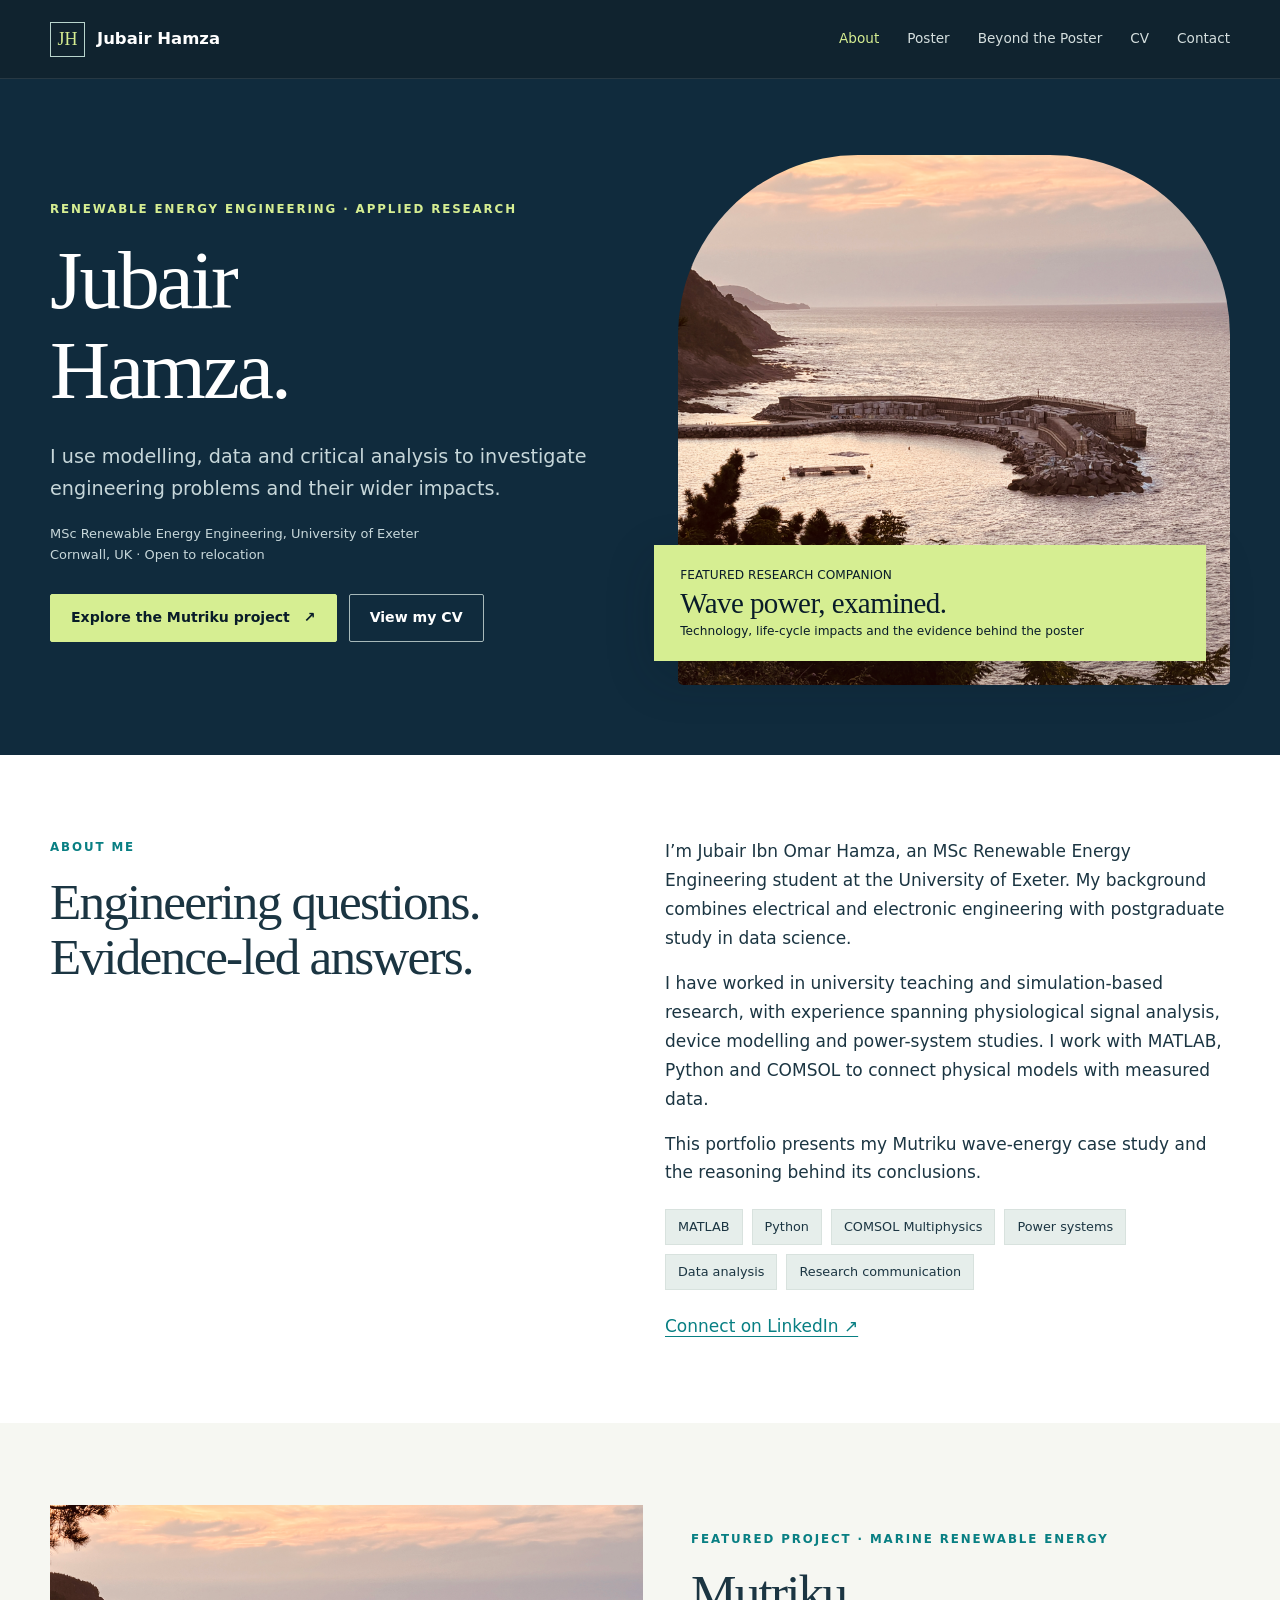
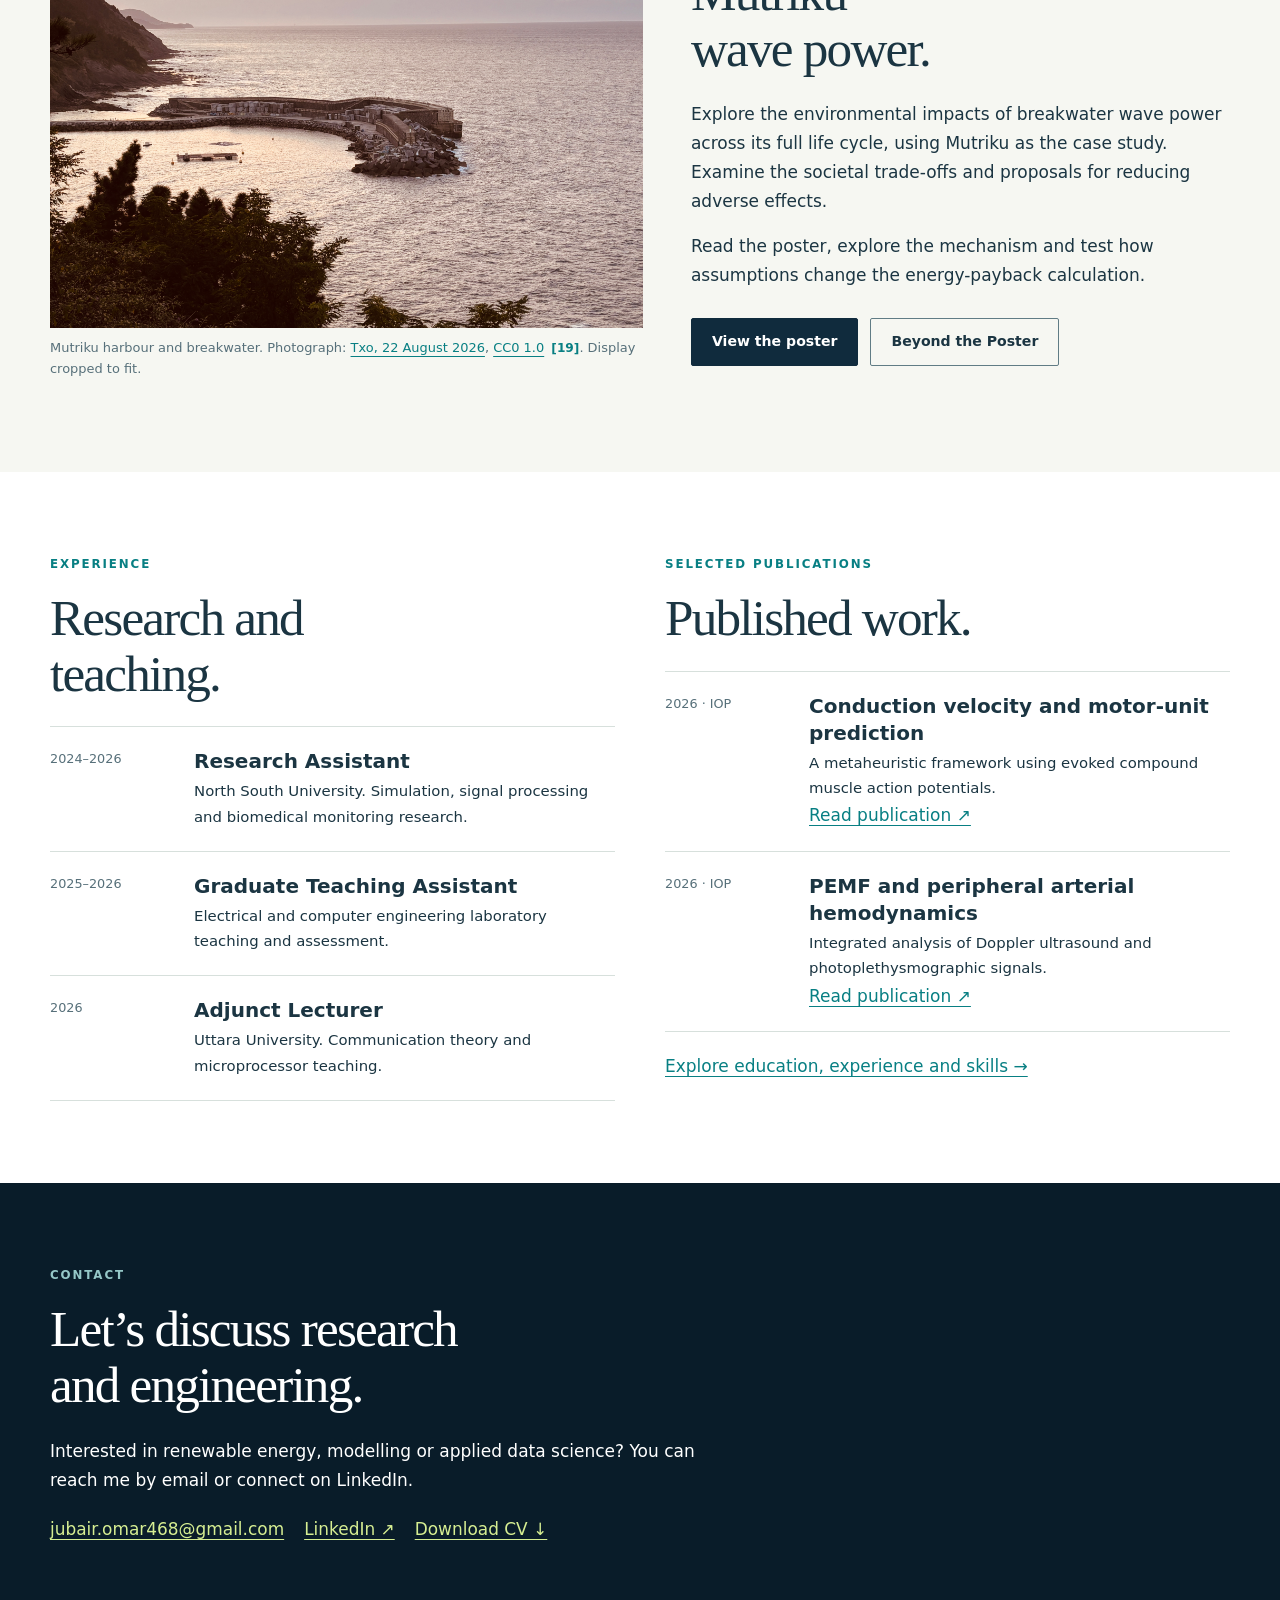
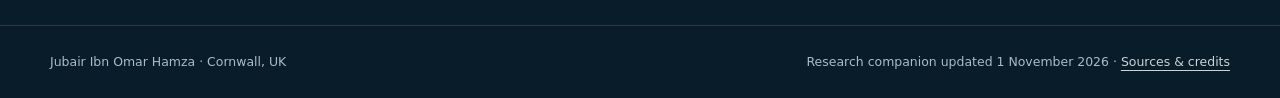
<file: index.html>
<!doctype html><html lang="en-GB"><head><meta charset="utf-8"><meta name="viewport" content="width=device-width,initial-scale=1"><meta name="description" content="Jubair Hamza’s renewable energy engineering portfolio, Mutriku wave power poster and research companion."><meta name="theme-color" content="#102b3d"><title>Renewable energy engineering & applied research | Jubair Hamza</title><link rel="icon" href="assets/favicon.svg" type="image/svg+xml"><link rel="stylesheet" href="assets/style.css"><script defer src="assets/config.js"></script><script defer src="assets/qrcodegen.js"></script><script defer src="assets/site.js"></script></head><body><a class="skip" href="#main">Skip to content</a><header class="nav"><div class="wrap"><a class="brand" href="index.html"><span class="brand-mark" aria-hidden="true">JH</span>Jubair Hamza</a><button class="menu-btn" aria-expanded="false" aria-controls="main-navigation">Menu</button><nav class="nav-links" id="main-navigation" aria-label="Main navigation"><a href="index.html" aria-current="page">About</a><a href="mutriku/index.html">Poster</a><a href="beyond/index.html">Beyond the Poster</a><a href="cv/index.html">CV</a><a href="index.html#contact">Contact</a></nav></div></header><main id="main"><section class="hero"><div class="wrap hero-grid"><div><span class="eyebrow">Renewable energy engineering · Applied research</span><h1>Jubair<br>Hamza.</h1><p class="lead">I use modelling, data and critical analysis to investigate engineering problems and their wider impacts.</p><p class="small" style="margin-top:20px">MSc Renewable Energy Engineering, University of Exeter<br>Cornwall, UK · Open to relocation</p><div class="buttons"><a class="btn light" href="mutriku/index.html">Explore the Mutriku project <span aria-hidden="true">↗</span></a><a class="btn outline" href="cv/index.html">View my CV</a></div></div><figure class="hero-art"><img class="hero-photo" src="assets/harbour.jpg" alt="Mutriku harbour with the curved breakwater and wave power installation" width="5712" height="3213"><figcaption class="image-label"><span>FEATURED RESEARCH COMPANION</span><strong>Wave power, examined.</strong><span>Technology, life-cycle impacts and the evidence behind the poster</span></figcaption></figure></div></section>
<section class="section white" id="about"><div class="wrap two-col"><div><span class="eyebrow">About me</span><h2>Engineering questions.<br>Evidence-led answers.</h2></div><div class="bio"><p>I’m Jubair Ibn Omar Hamza, an MSc Renewable Energy Engineering student at the University of Exeter. My background combines electrical and electronic engineering with postgraduate study in data science.</p><p>I have worked in university teaching and simulation-based research, with experience spanning physiological signal analysis, device modelling and power-system studies. I work with MATLAB, Python and COMSOL to connect physical models with measured data.</p><p>This portfolio presents my Mutriku wave-energy case study and the reasoning behind its conclusions.</p><ul class="skill-list"><li>MATLAB</li><li>Python</li><li>COMSOL Multiphysics</li><li>Power systems</li><li>Data analysis</li><li>Research communication</li></ul><a href="https://www.linkedin.com/in/jubair-hamza/" target="_blank" rel="noopener noreferrer">Connect on LinkedIn ↗</a></div></div></section>
<section class="section" id="project"><div class="wrap"><div class="project-feature"><figure><img src="assets/harbour.jpg" alt="The wave plant is integrated into Mutriku’s harbour breakwater" width="5712" height="3213" loading="lazy"><p class="small photo-credit">Mutriku harbour and breakwater. Photograph: <a href="https://commons.wikimedia.org/wiki/File:Motrico,_vista_del_nuevo_muelle_de_abrigo_del_puerto.jpg" target="_blank" rel="noopener noreferrer">Txo, 22 August 2026</a>, <a href="https://creativecommons.org/publicdomain/zero/1.0/" target="_blank" rel="noopener noreferrer">CC0 1.0</a> <a class="cite" href="beyond/index.html#s19" aria-label="Source 19">[19]</a>. Display cropped to fit.</p></figure><div><span class="eyebrow">Featured project · Marine renewable energy</span><h2>Mutriku<br>wave power.</h2><p style="margin-top:24px">Explore the environmental impacts of breakwater wave power across its full life cycle, using Mutriku as the case study. Examine the societal trade-offs and proposals for reducing adverse effects.</p><p>Read the poster, explore the mechanism and test how assumptions change the energy-payback calculation.</p><div class="buttons"><a class="btn" href="mutriku/index.html">View the poster</a><a class="btn outline" href="beyond/index.html">Beyond the Poster</a></div></div></div></div></section>
<section class="section white"><div class="wrap two-col"><div><span class="eyebrow">Experience</span><h2>Research and<br>teaching.</h2><div class="list-rows"><div class="list-row"><span class="date">2024–2026</span><div><h3>Research Assistant</h3><p>North South University. Simulation, signal processing and biomedical monitoring research.</p></div></div><div class="list-row"><span class="date">2025–2026</span><div><h3>Graduate Teaching Assistant</h3><p>Electrical and computer engineering laboratory teaching and assessment.</p></div></div><div class="list-row"><span class="date">2026</span><div><h3>Adjunct Lecturer</h3><p>Uttara University. Communication theory and microprocessor teaching.</p></div></div></div></div><div><span class="eyebrow">Selected publications</span><h2>Published work.</h2><div class="list-rows"><div class="list-row"><span class="date">2026 · IOP</span><div><h3>Conduction velocity and motor-unit prediction</h3><p>A metaheuristic framework using evoked compound muscle action potentials.</p><a href="https://doi.org/10.1088/2057-1976/ae8af8" target="_blank" rel="noopener noreferrer">Read publication ↗</a></div></div><div class="list-row"><span class="date">2026 · IOP</span><div><h3>PEMF and peripheral arterial hemodynamics</h3><p>Integrated analysis of Doppler ultrasound and photoplethysmographic signals.</p><a href="https://doi.org/10.1088/2057-1976/aeb382" target="_blank" rel="noopener noreferrer">Read publication ↗</a></div></div></div><a class="block-link" href="cv/index.html">Explore education, experience and skills →</a></div></div></section>
<section class="section contact-section" id="contact"><div class="wrap"><span class="eyebrow">Contact</span><h2>Let’s discuss research<br>and engineering.</h2><p style="margin-top:24px;max-width:650px">Interested in renewable energy, modelling or applied data science? You can reach me by email or connect on LinkedIn.</p><div class="contact-links"><a href="mailto:jubair.omar468@gmail.com">jubair.omar468@gmail.com</a><a href="https://www.linkedin.com/in/jubair-hamza/" target="_blank" rel="noopener noreferrer">LinkedIn ↗</a><a href="downloads/Jubair_Hamza_CV.pdf" download>Download CV ↓</a></div></div></section></main><footer class="footer"><div class="wrap"><span>Jubair Ibn Omar Hamza · Cornwall, UK</span><span>Research companion updated 1 November 2026 · <a href="beyond/index.html#sources">Sources &amp; credits</a></span></div></footer></body></html>
</file>
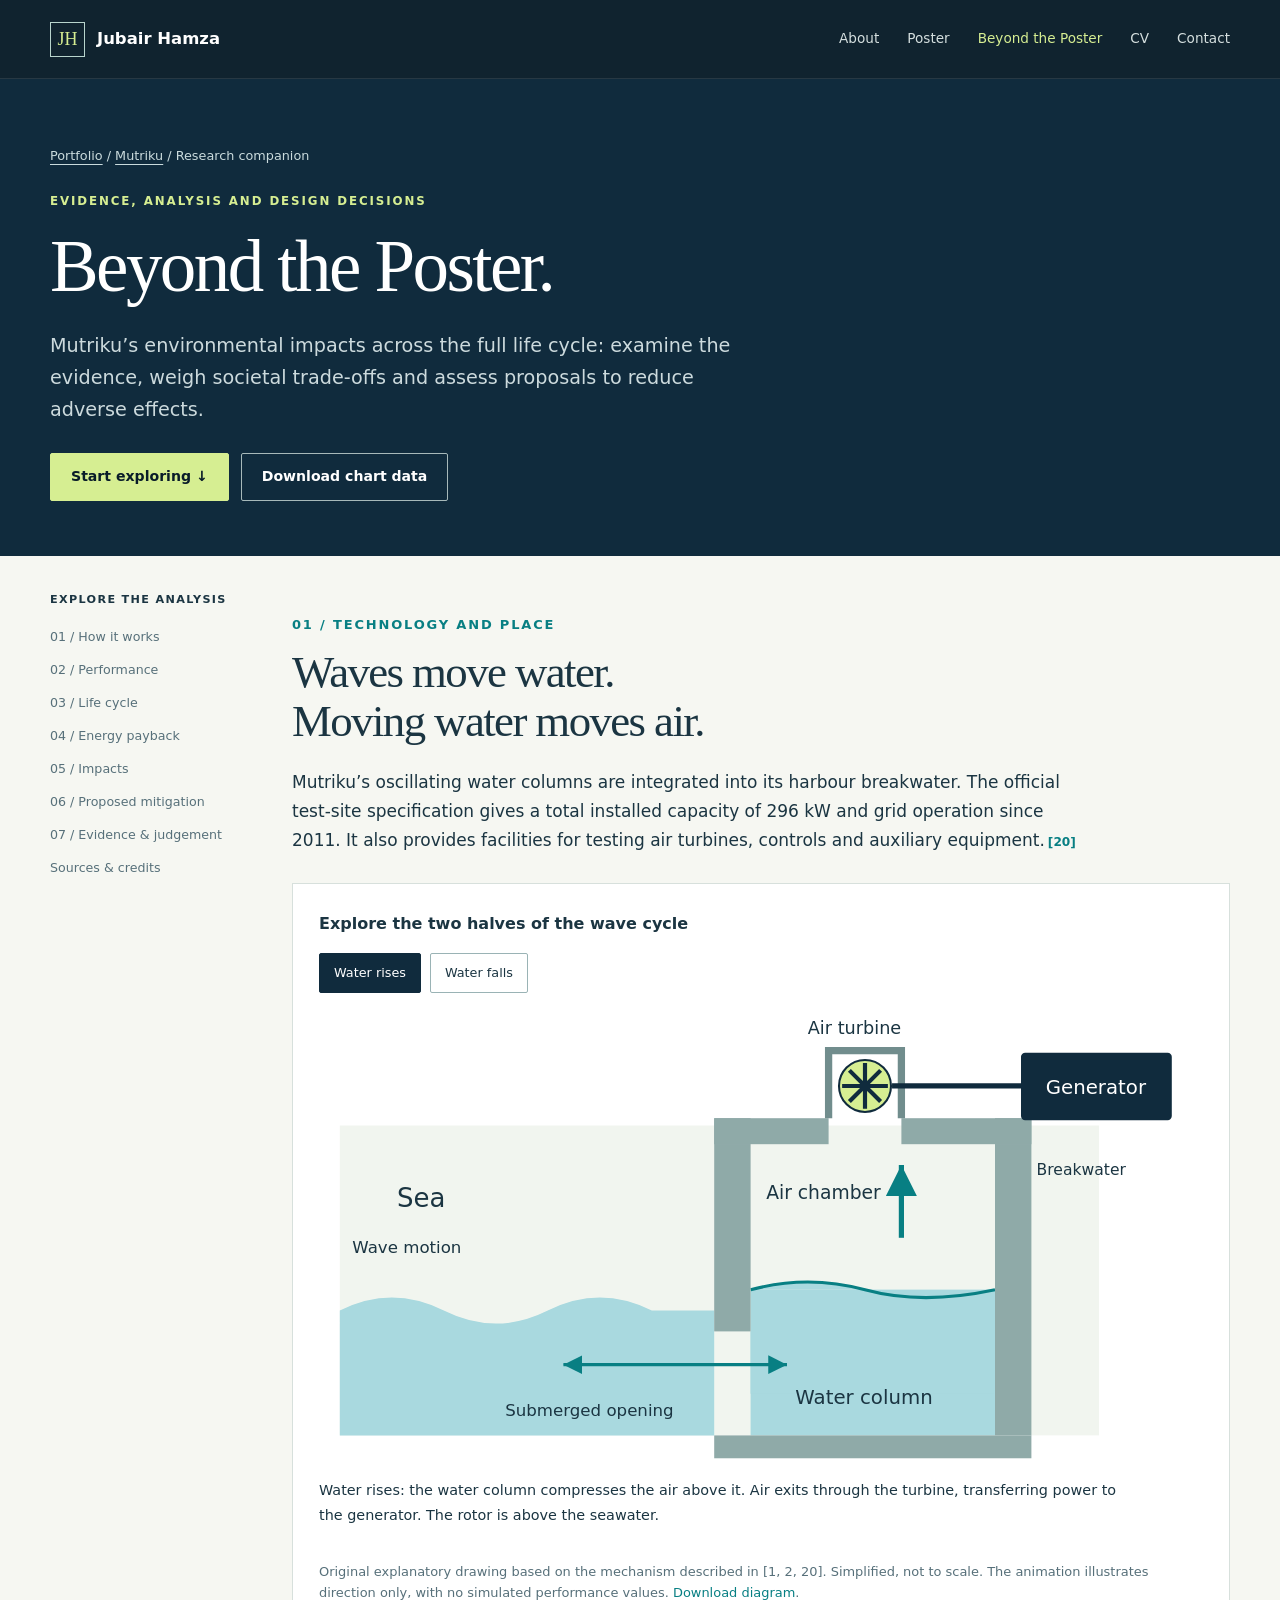
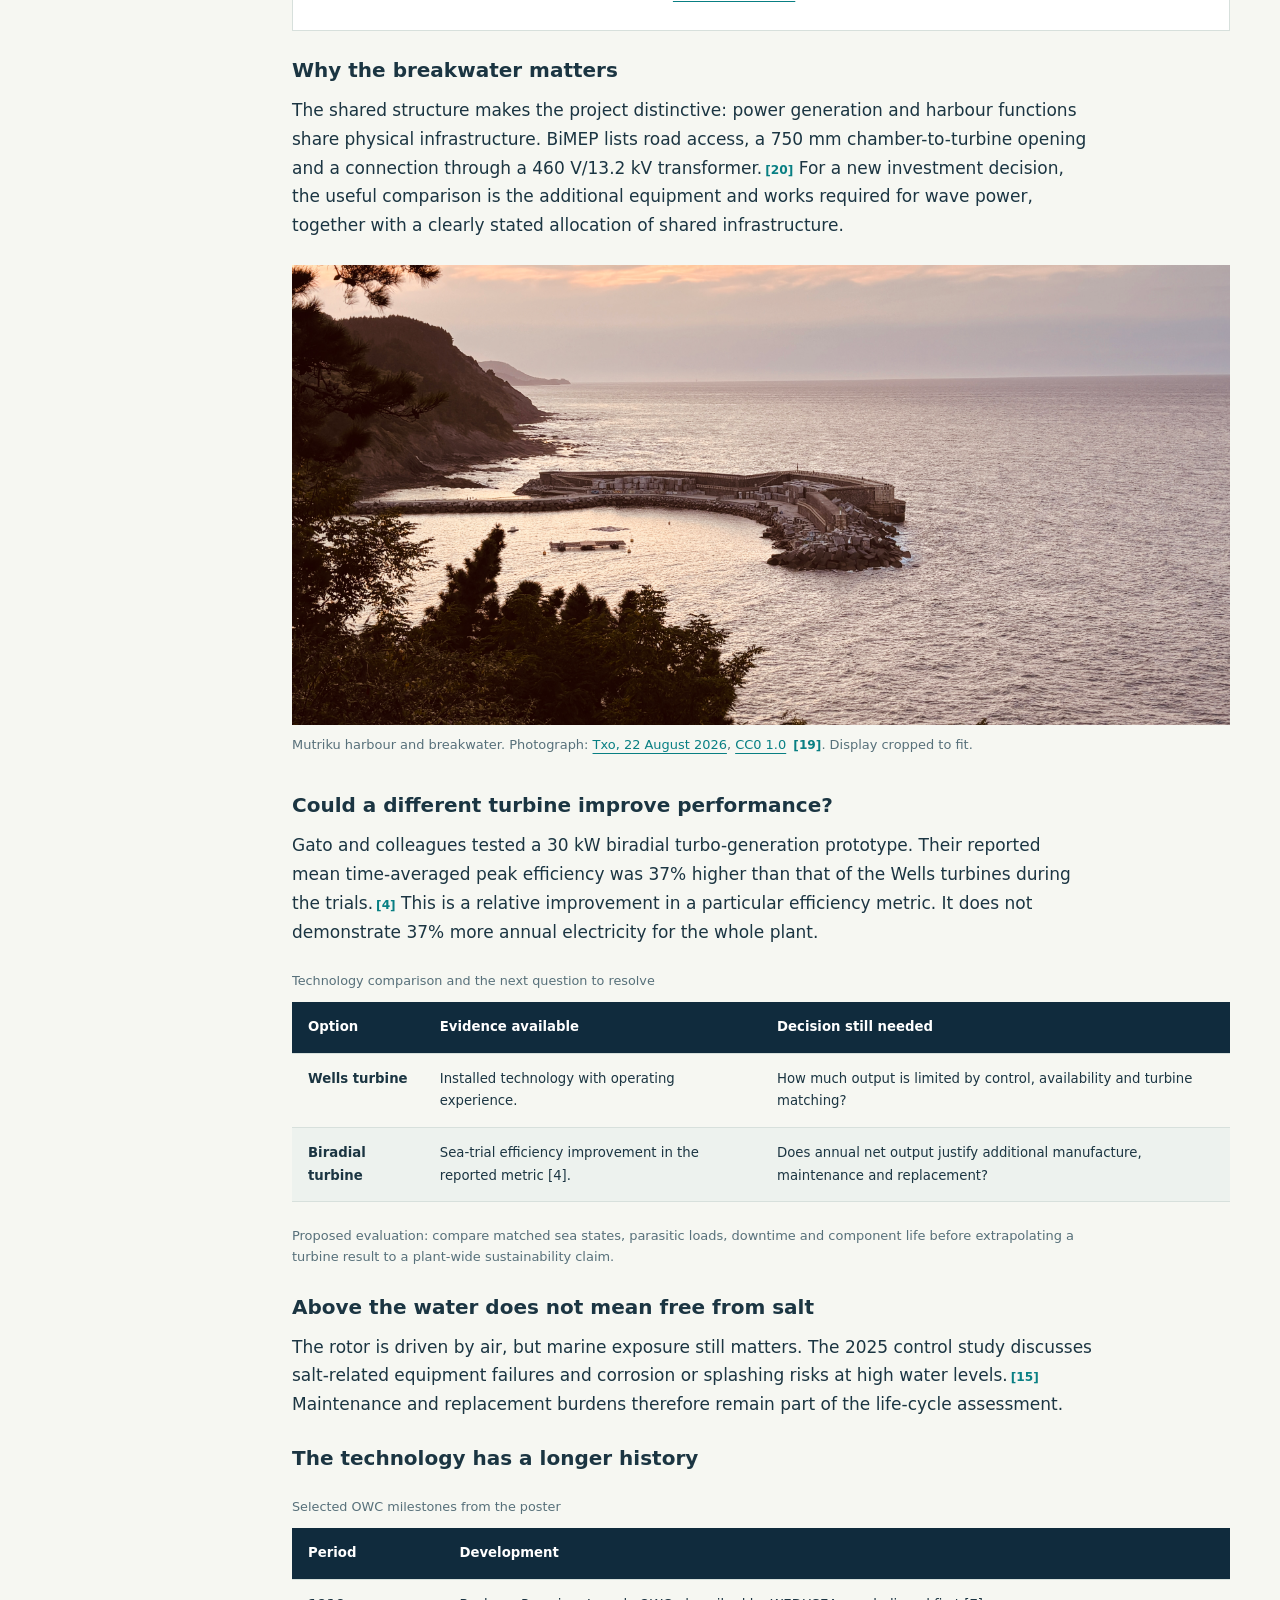
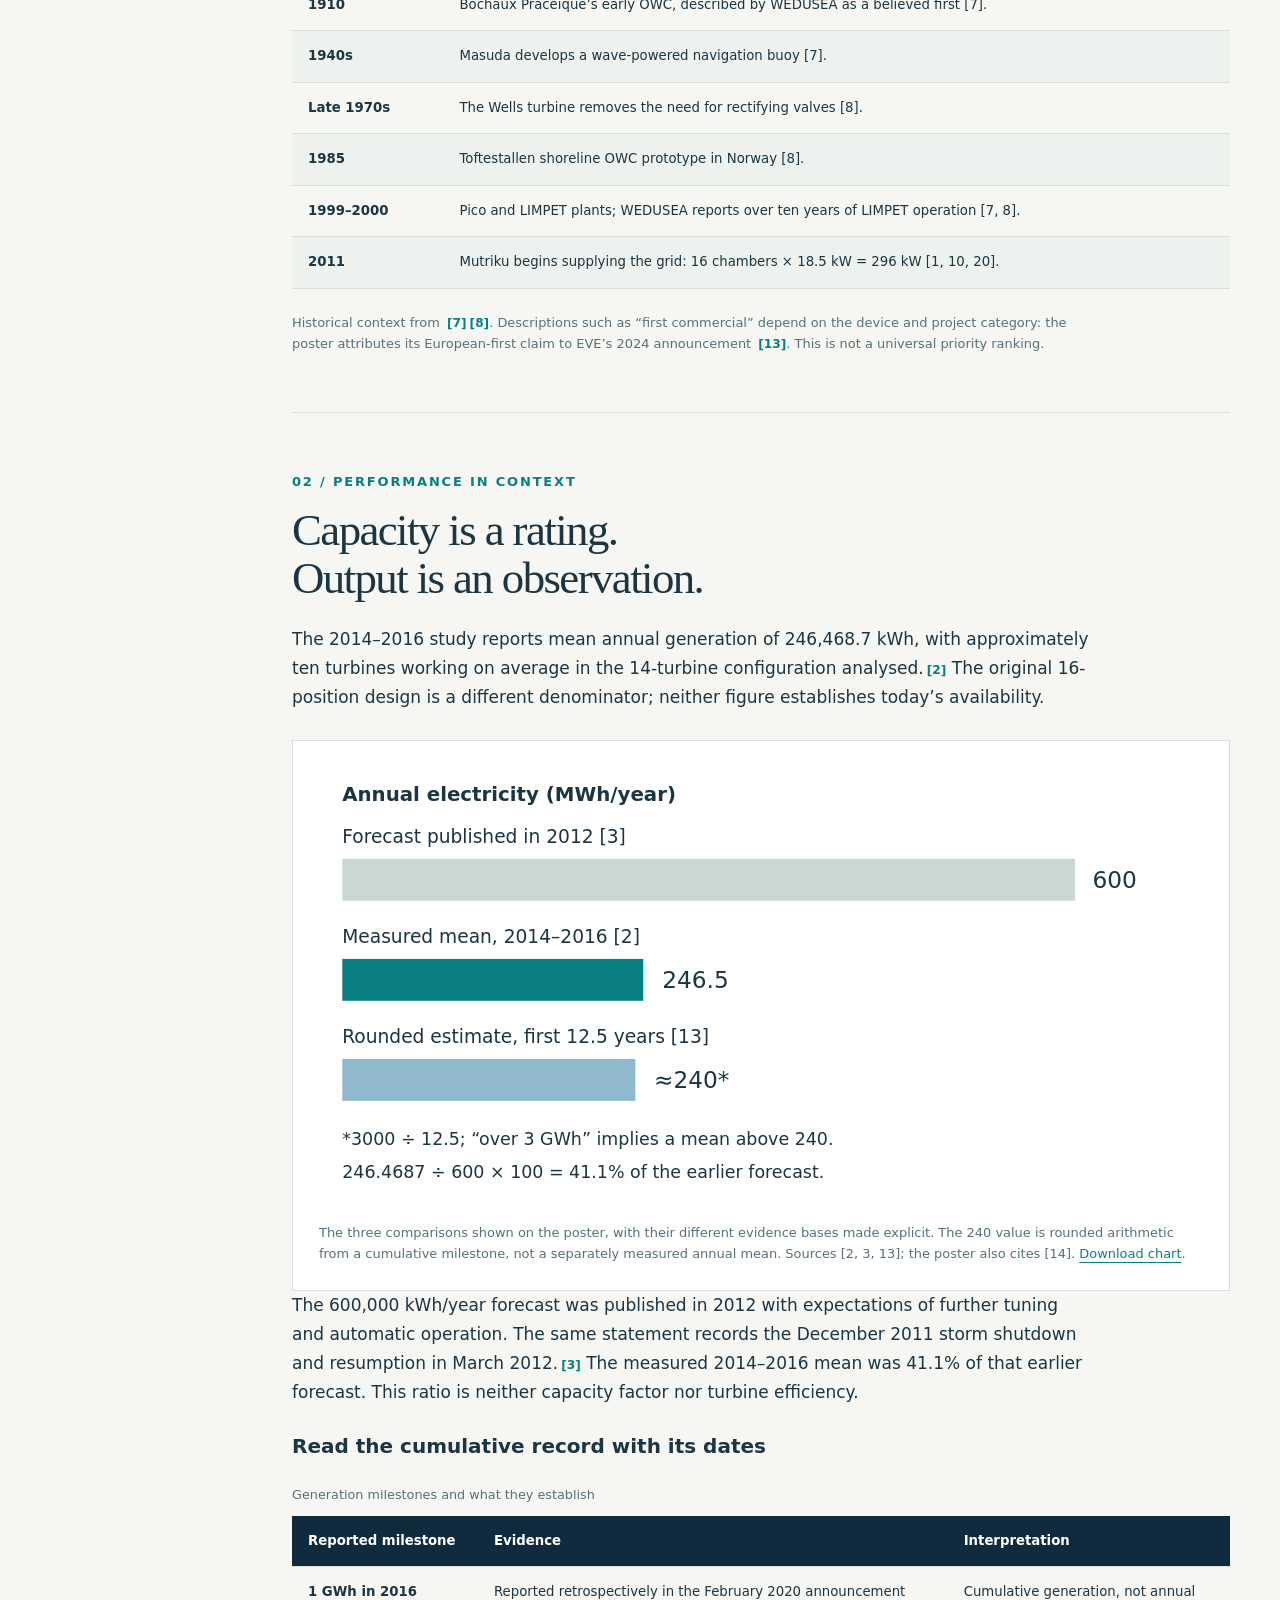
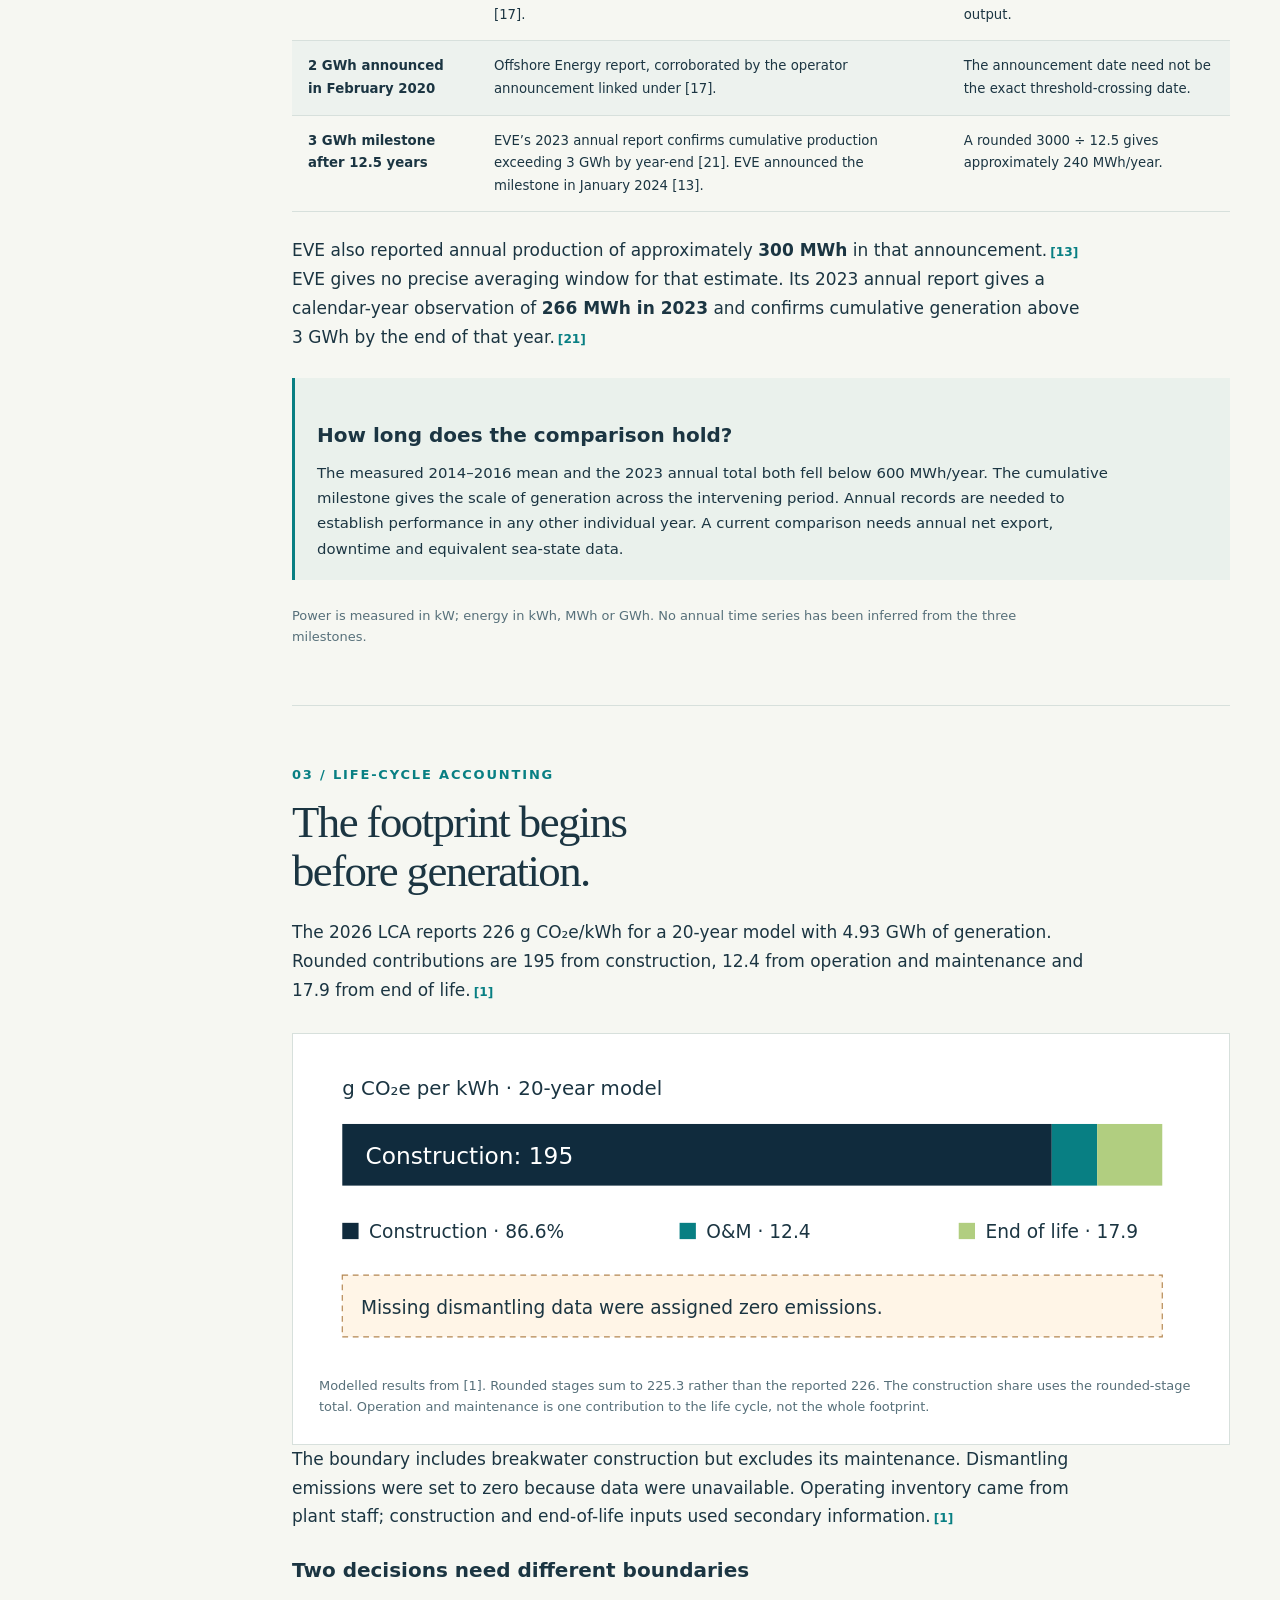
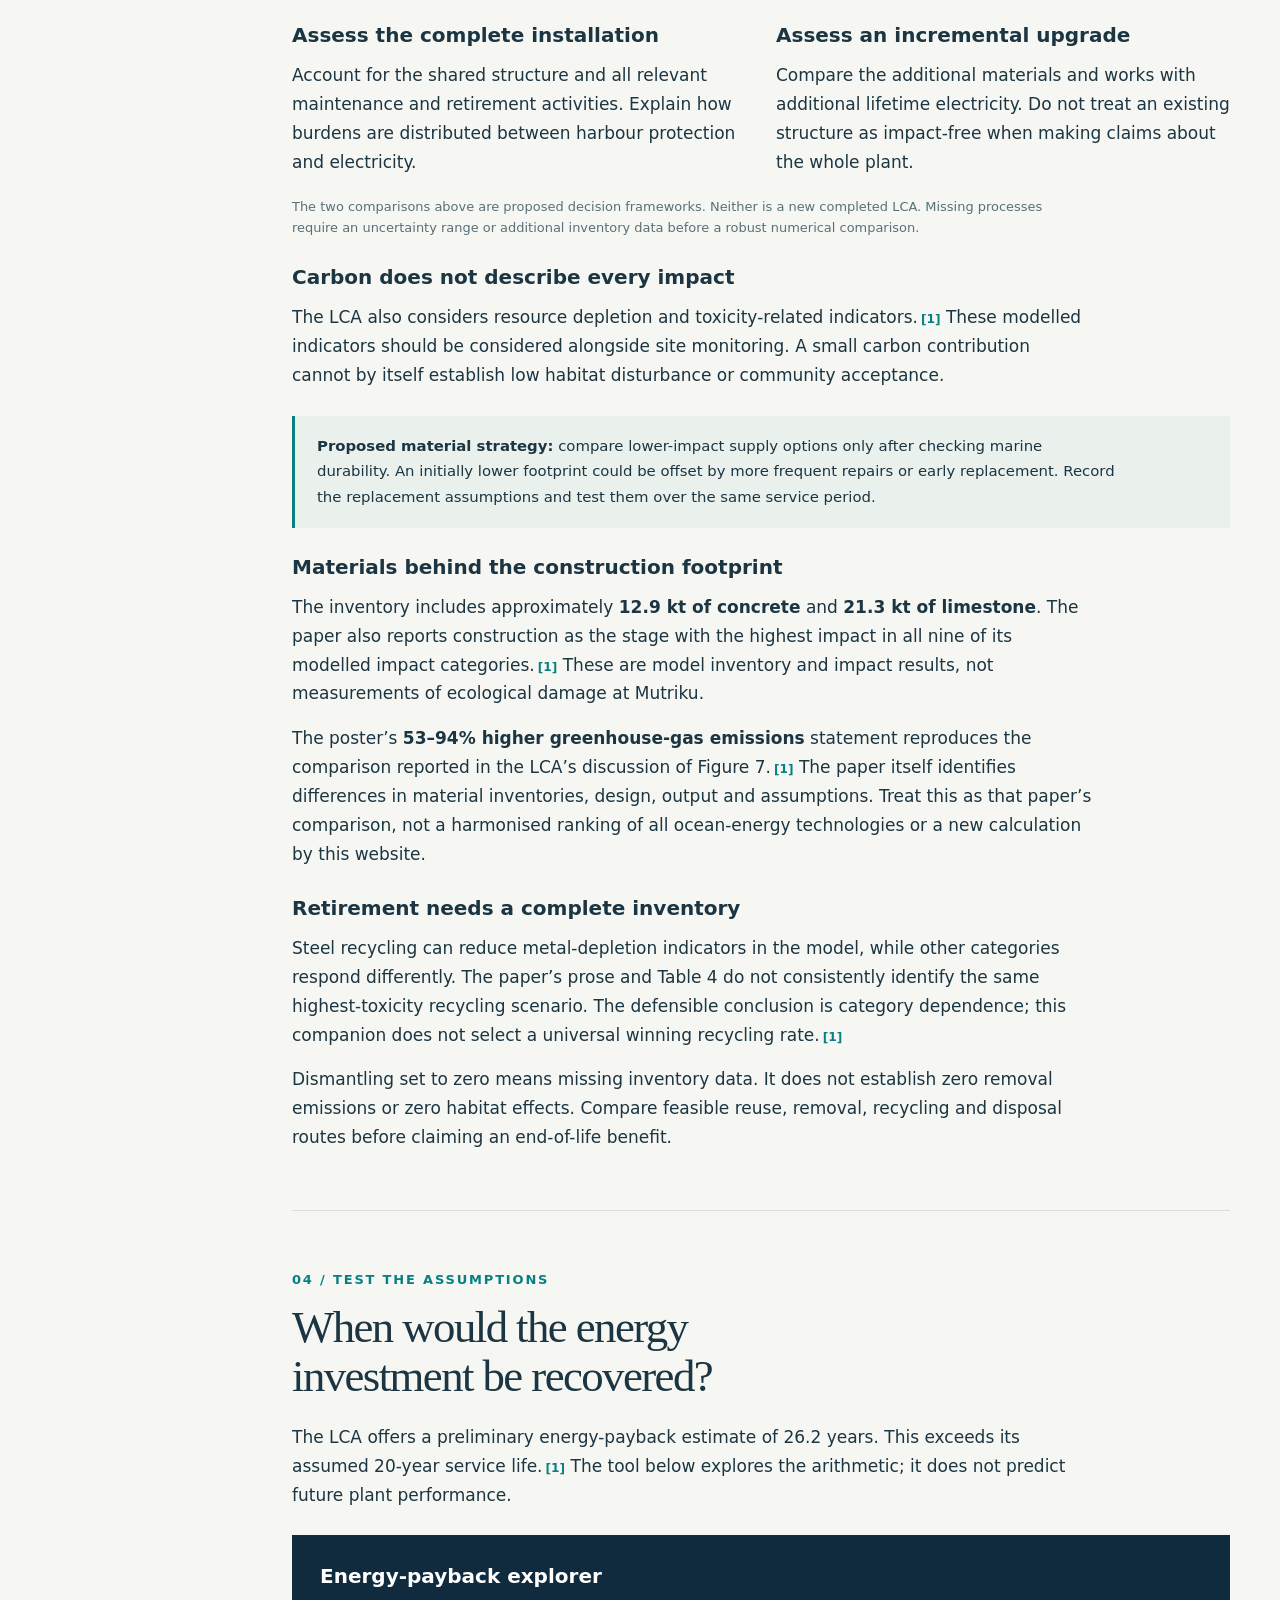
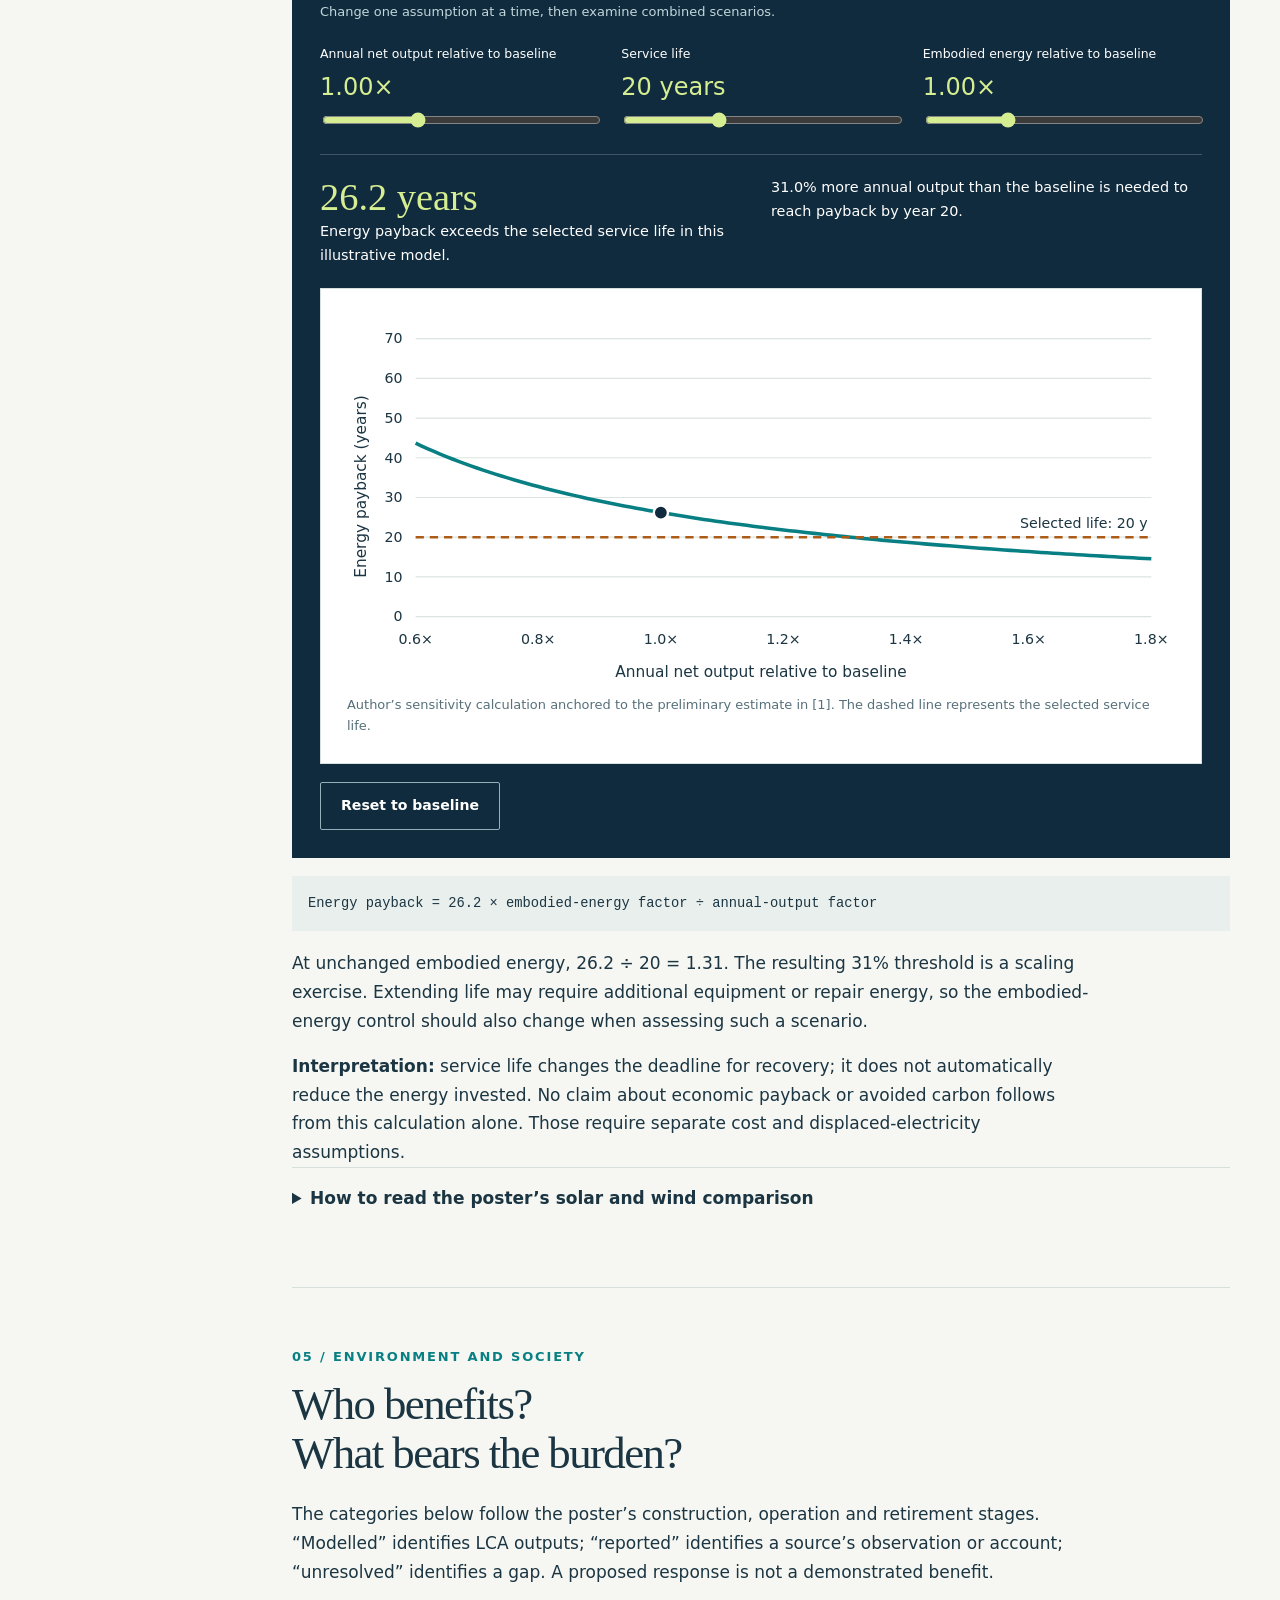
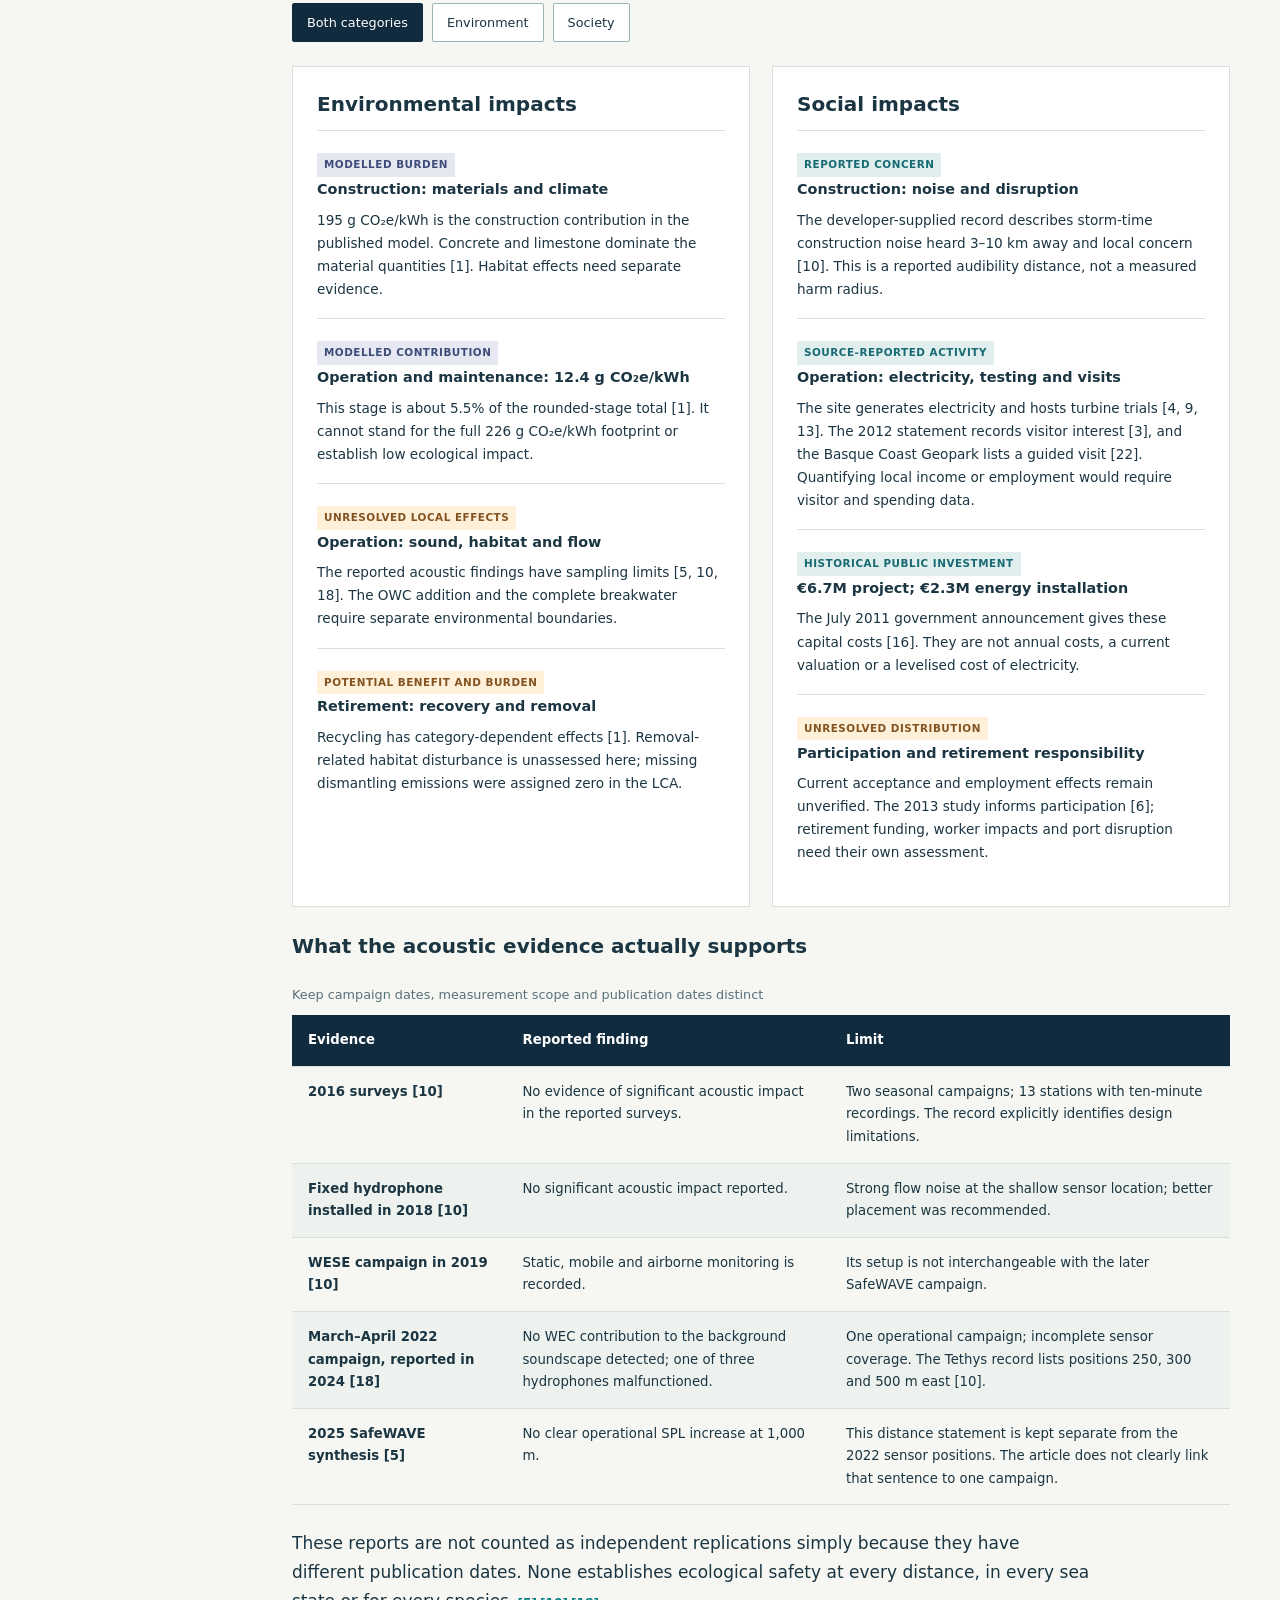
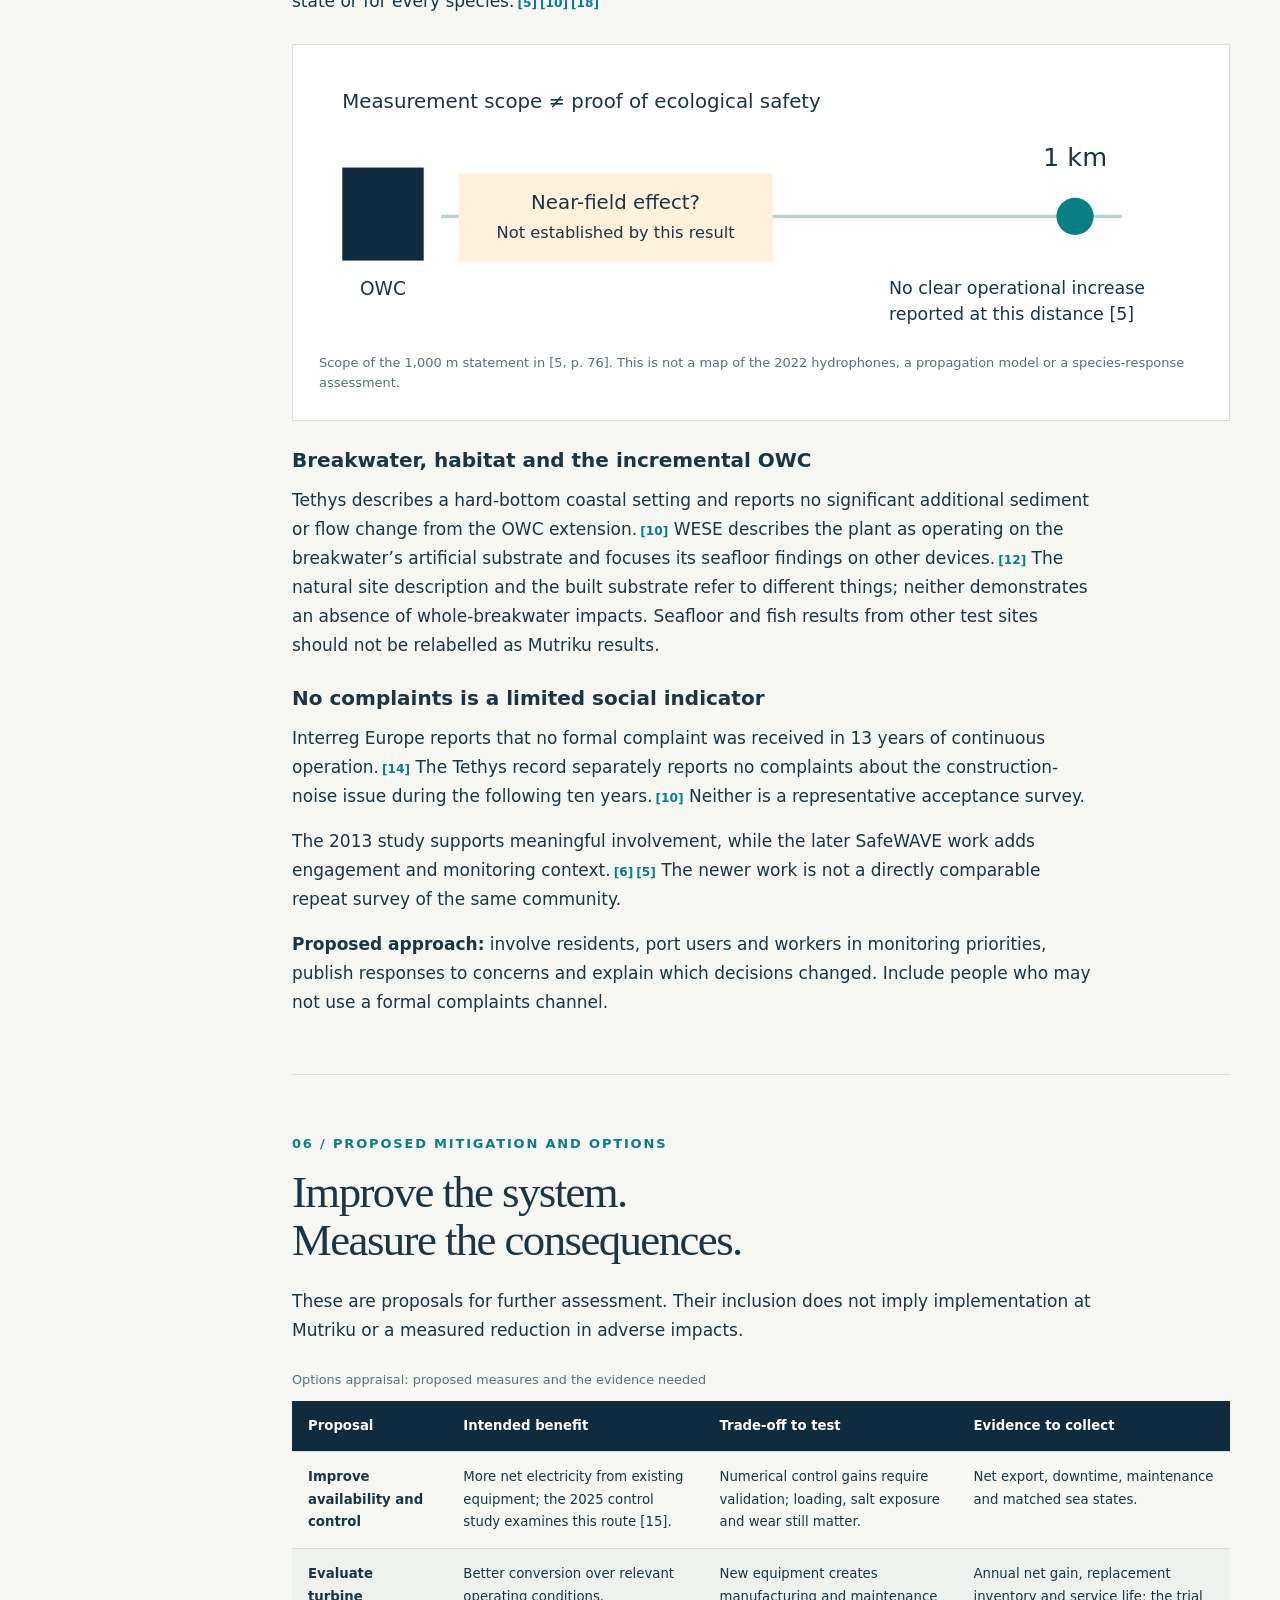
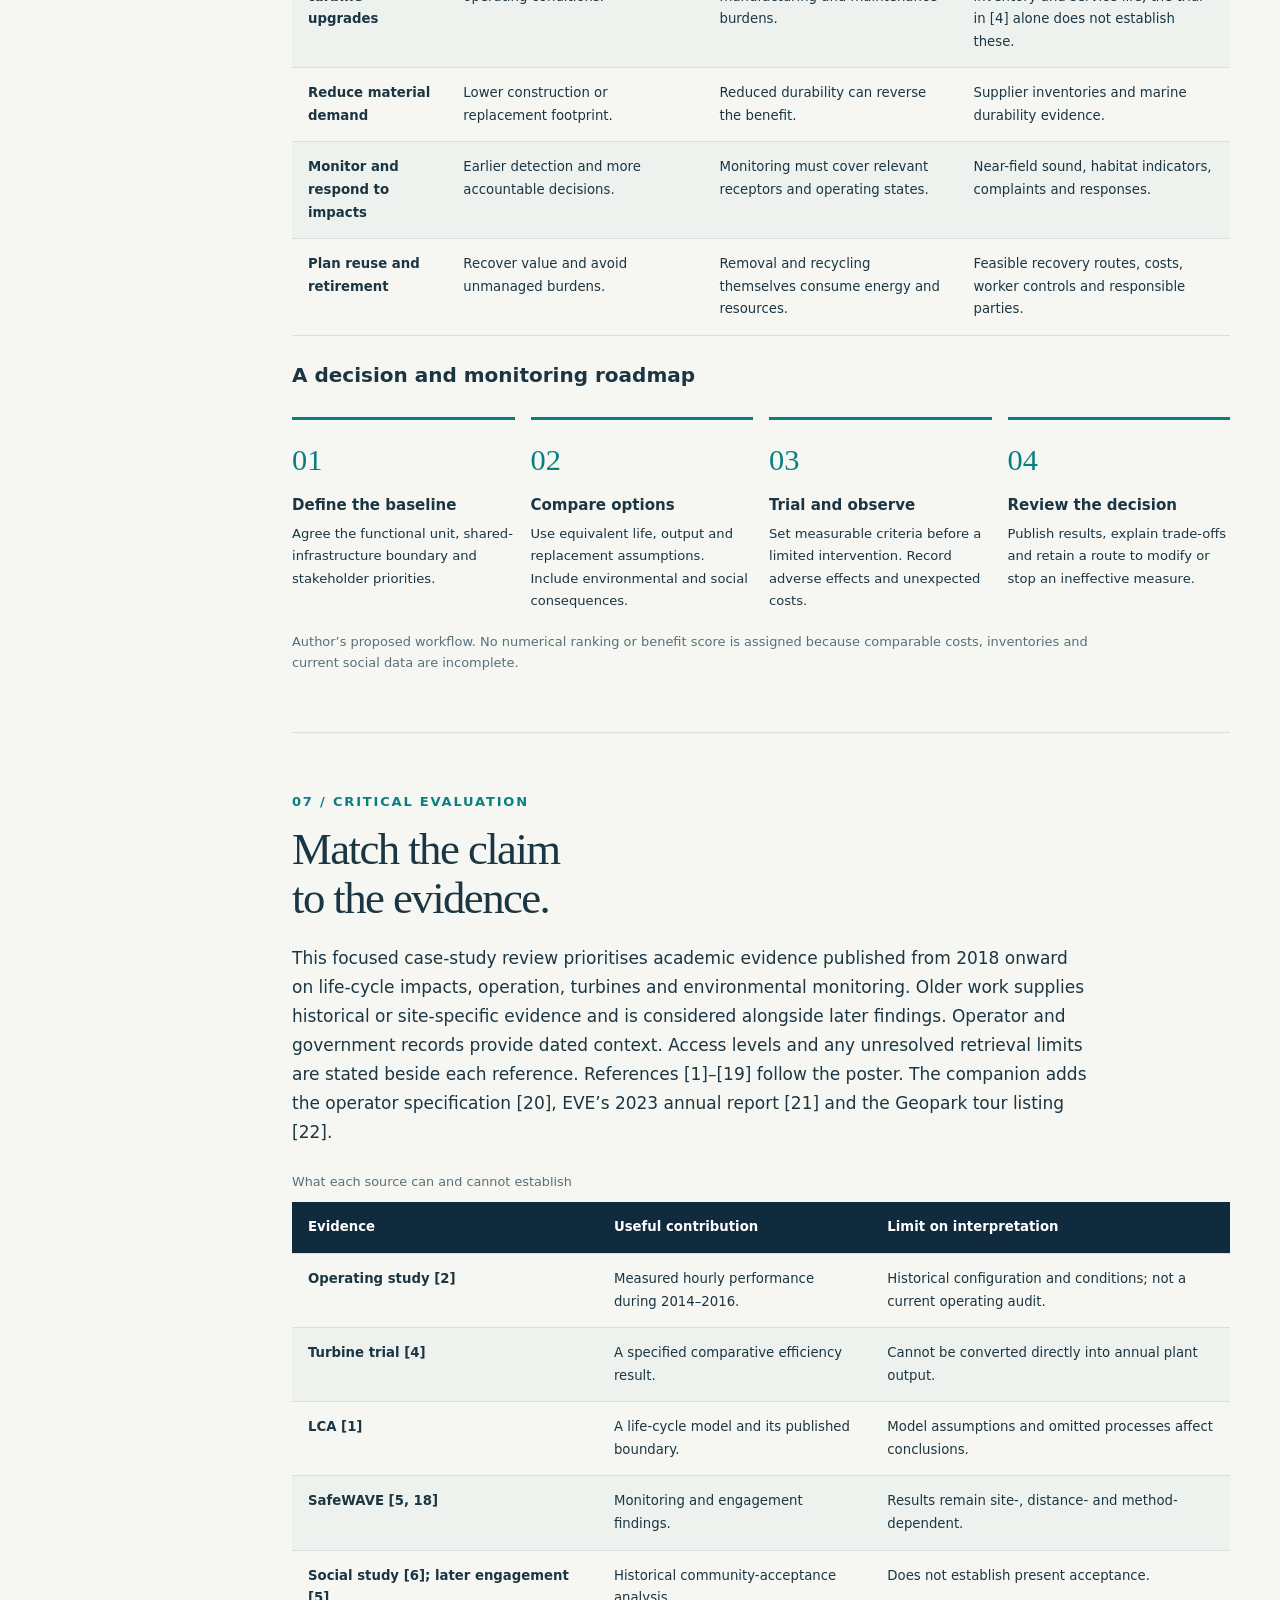
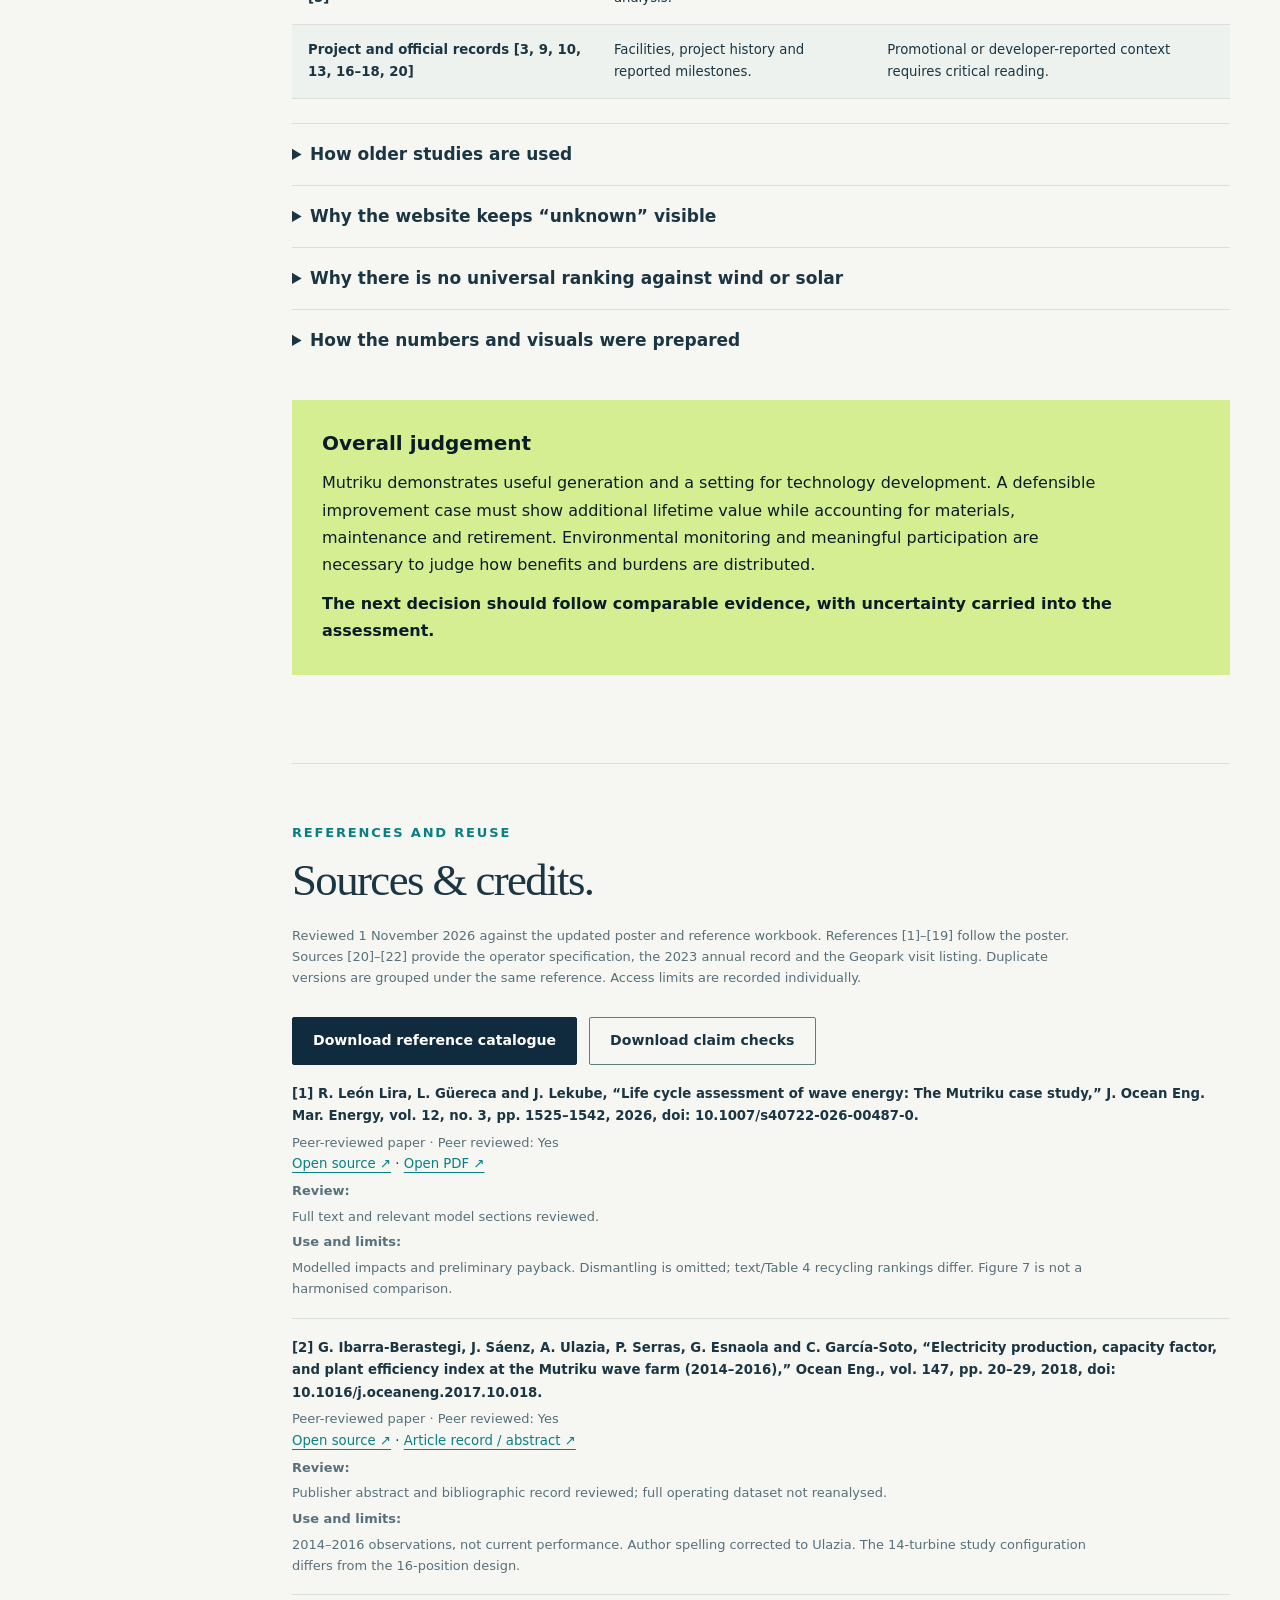
<file: beyond/index.html>
<!doctype html><html lang="en-GB"><head><meta charset="utf-8"><meta name="viewport" content="width=device-width,initial-scale=1"><meta name="description" content="Jubair Hamza’s renewable energy engineering portfolio, Mutriku wave power poster and research companion."><meta name="theme-color" content="#102b3d"><title>Beyond the Poster | Jubair Hamza</title><link rel="icon" href="../assets/favicon.svg" type="image/svg+xml"><link rel="stylesheet" href="../assets/style.css"><script defer src="../assets/config.js"></script><script defer src="../assets/qrcodegen.js"></script><script defer src="../assets/site.js"></script></head><body><a class="skip" href="#main">Skip to content</a><header class="nav"><div class="wrap"><a class="brand" href="../index.html"><span class="brand-mark" aria-hidden="true">JH</span>Jubair Hamza</a><button class="menu-btn" aria-expanded="false" aria-controls="main-navigation">Menu</button><nav class="nav-links" id="main-navigation" aria-label="Main navigation"><a href="../index.html">About</a><a href="../mutriku/index.html">Poster</a><a href="../beyond/index.html" aria-current="page">Beyond the Poster</a><a href="../cv/index.html">CV</a><a href="../index.html#contact">Contact</a></nav></div></header><main id="main"><section class="page-hero"><div class="wrap"><p class="breadcrumbs"><a href="../index.html">Portfolio</a> / <a href="../mutriku/index.html">Mutriku</a> / Research companion</p><span class="eyebrow">Evidence, analysis and design decisions</span><h1>Beyond the Poster.</h1><p class="lead">Mutriku’s environmental impacts across the full life cycle: examine the evidence, weigh societal trade-offs and assess proposals to reduce adverse effects.</p><div class="buttons"><a class="btn light" href="#technology">Start exploring ↓</a><a class="btn outline" href="../downloads/analysis-data.csv" download>Download chart data</a></div></div></section><div class="wrap research-layout"><aside class="toc" aria-label="Research sections"><p>Explore the analysis</p><a href="#technology">01 / How it works</a><a href="#performance">02 / Performance</a><a href="#lifecycle">03 / Life cycle</a><a href="#payback">04 / Energy payback</a><a href="#impacts">05 / Impacts</a><a href="#mitigation">06 / Proposed mitigation</a><a href="#evidence">07 / Evidence &amp; judgement</a><a href="#sources">Sources &amp; credits</a></aside><article class="page-bottom"><section class="research-section" id="technology"><span class="numbered">01 / TECHNOLOGY AND PLACE</span><h2>Waves move water.<br>Moving water moves air.</h2><p>Mutriku’s oscillating water columns are integrated into its harbour breakwater. The official test-site specification gives a total installed capacity of 296 kW and grid operation since 2011. It also provides facilities for testing air turbines, controls and auxiliary equipment.<a class="cite" href="#s20" aria-label="Source 20">[20]</a></p><figure class="figure" id="owc-diagram"><span class="figure-title">Explore the two halves of the wave cycle</span><div class="controls" aria-label="Wave phase"><button class="seg-btn" data-phase="rise" aria-pressed="true">Water rises</button><button class="seg-btn" data-phase="fall" aria-pressed="false">Water falls</button></div><svg xmlns="http://www.w3.org/2000/svg" viewBox="0 0 850 440" role="img" aria-label="Oscillating water column mechanism"><title>Oscillating water column mechanism</title><desc>A submerged opening links the sea to a chamber. Rising and falling water drives air through a turbine above the water, which is coupled to a generator. Schematic, not to scale.</desc><defs><marker id="arrow" markerWidth="8" markerHeight="8" refX="6" refY="3" orient="auto-start-reverse"><path d="M0 0L6 3L0 6" fill="#087f83"/></marker></defs><rect x="20" y="112" width="730" height="298" fill="#f1f5ef"/><path d="M20 290Q70 265 120 290T220 290T320 290L380 290V410H20Z" fill="#a9d9df"/><rect x="415" y="310" width="235" height="100" fill="#a9d9df"/><g class="water-rise"><rect x="415" y="270" width="235" height="100" fill="#a9d9df"/><path d="M415 270Q470 255 525 270T650 270" fill="#a9d9df" stroke="#087f83" stroke-width="3"/></g><rect x="380" y="105" width="35" height="205" fill="#8faaa8"/><rect x="650" y="105" width="35" height="305" fill="#8faaa8"/><rect x="380" y="105" width="110" height="25" fill="#8faaa8"/><rect x="560" y="105" width="125" height="25" fill="#8faaa8"/><rect x="380" y="410" width="305" height="22" fill="#8faaa8"/><path d="M490 105V40H560V105" stroke="#718d8d" stroke-width="7" fill="none"/><circle cx="525" cy="74" r="25" fill="#d6ee92" stroke="#102b3d" stroke-width="2"/><g class="rotor" stroke="#102b3d" stroke-width="4"><path d="M525 52V96M503 74H547M510 59L540 89M510 89L540 59"/></g><path d="M551 74H675" stroke="#102b3d" stroke-width="5"/><rect x="675" y="42" width="145" height="65" rx="4" fill="#102b3d"/><text x="747" y="82" text-anchor="middle" fill="white" style="fill:white" font-size="19">Generator</text><g class="air-flow"><path d="M560 220V150" stroke="#087f83" stroke-width="5" marker-end="url(#arrow)"/></g><path d="M235 342H450" stroke="#087f83" stroke-width="3" marker-end="url(#arrow)" marker-start="url(#arrow)"/><text x="75" y="190" font-size="25">Sea</text><text x="430" y="183" font-size="18">Air chamber</text><text x="458" y="380" font-size="19">Water column</text><text x="260" y="391" text-anchor="middle" font-size="16">Submerged opening</text><text x="470" y="24" font-size="17">Air turbine</text><text x="32" y="235" font-size="16">Wave motion</text><text x="690" y="160" font-size="15">Breakwater</text></svg><p class="diagram-phase" id="phase-text" aria-live="polite">Water rises: the water column compresses the air above it. Air exits through the turbine, transferring power to the generator. The rotor is above the seawater.</p><figcaption>Original explanatory drawing based on the mechanism described in [1, 2, 20]. Simplified, not to scale. The animation illustrates direction only, with no simulated performance values. <a href="../assets/owc-mechanism.svg" download>Download diagram</a>.</figcaption></figure><h3>Why the breakwater matters</h3><p>The shared structure makes the project distinctive: power generation and harbour functions share physical infrastructure. BiMEP lists road access, a 750 mm chamber-to-turbine opening and a connection through a 460 V/13.2 kV transformer.<a class="cite" href="#s20" aria-label="Source 20">[20]</a> For a new investment decision, the useful comparison is the additional equipment and works required for wave power, together with a clearly stated allocation of shared infrastructure.</p><figure style="margin-top:25px"><img src="../assets/harbour.jpg" class="wide-photo" alt="Mutriku harbour and the curved breakwater containing the wave-energy plant" width="5712" height="3213" loading="lazy"><p class="small photo-credit">Mutriku harbour and breakwater. Photograph: <a href="https://commons.wikimedia.org/wiki/File:Motrico,_vista_del_nuevo_muelle_de_abrigo_del_puerto.jpg" target="_blank" rel="noopener noreferrer">Txo, 22 August 2026</a>, <a href="https://creativecommons.org/publicdomain/zero/1.0/" target="_blank" rel="noopener noreferrer">CC0 1.0</a> <a class="cite" href="#s19" aria-label="Source 19">[19]</a>. Display cropped to fit.</p></figure><h3>Could a different turbine improve performance?</h3><p>Gato and colleagues tested a 30 kW biradial turbo-generation prototype. Their reported mean time-averaged peak efficiency was 37% higher than that of the Wells turbines during the trials.<a class="cite" href="#s4" aria-label="Source 4">[4]</a> This is a relative improvement in a particular efficiency metric. It does not demonstrate 37% more annual electricity for the whole plant.</p><div class="table-wrap"><table><caption>Technology comparison and the next question to resolve</caption><thead><tr><th>Option</th><th>Evidence available</th><th>Decision still needed</th></tr></thead><tbody><tr><td>Wells turbine</td><td>Installed technology with operating experience.</td><td>How much output is limited by control, availability and turbine matching?</td></tr><tr><td>Biradial turbine</td><td>Sea-trial efficiency improvement in the reported metric [4].</td><td>Does annual net output justify additional manufacture, maintenance and replacement?</td></tr></tbody></table></div><p class="small">Proposed evaluation: compare matched sea states, parasitic loads, downtime and component life before extrapolating a turbine result to a plant-wide sustainability claim.</p><h3>Above the water does not mean free from salt</h3><p>The rotor is driven by air, but marine exposure still matters. The 2025 control study discusses salt-related equipment failures and corrosion or splashing risks at high water levels.<a class="cite" href="#s15" aria-label="Source 15">[15]</a> Maintenance and replacement burdens therefore remain part of the life-cycle assessment.</p>
<h3>The technology has a longer history</h3><div class="table-wrap"><table><caption>Selected OWC milestones from the poster</caption><thead><tr><th>Period</th><th>Development</th></tr></thead><tbody>
<tr><td>1910</td><td>Bochaux Praceique’s early OWC, described by WEDUSEA as a believed first [7].</td></tr>
<tr><td>1940s</td><td>Masuda develops a wave-powered navigation buoy [7].</td></tr>
<tr><td>Late 1970s</td><td>The Wells turbine removes the need for rectifying valves [8].</td></tr>
<tr><td>1985</td><td>Toftestallen shoreline OWC prototype in Norway [8].</td></tr>
<tr><td>1999–2000</td><td>Pico and LIMPET plants; WEDUSEA reports over ten years of LIMPET operation [7, 8].</td></tr>
<tr><td>2011</td><td>Mutriku begins supplying the grid: 16 chambers × 18.5 kW = 296 kW [1, 10, 20].</td></tr>
</tbody></table></div><p class="small">Historical context from <a class="cite" href="#s7" aria-label="Source 7">[7]</a><a class="cite" href="#s8" aria-label="Source 8">[8]</a>. Descriptions such as “first commercial” depend on the device and project category: the poster attributes its European-first claim to EVE’s 2024 announcement <a class="cite" href="#s13" aria-label="Source 13">[13]</a>. This is not a universal priority ranking.</p></section><section class="research-section" id="performance"><span class="numbered">02 / PERFORMANCE IN CONTEXT</span><h2>Capacity is a rating.<br>Output is an observation.</h2><p>The 2014–2016 study reports mean annual generation of 246,468.7 kWh, with approximately ten turbines working on average in the 14-turbine configuration analysed.<a class="cite" href="#s2" aria-label="Source 2">[2]</a> The original 16-position design is a different denominator; neither figure establishes today’s availability.</p>
<figure class="figure"><svg xmlns="http://www.w3.org/2000/svg" viewBox="0 0 760 380" role="img" aria-labelledby="output-title output-desc"><title id="output-title">Forecast, measured output and cumulative-record estimate</title><desc id="output-desc">2012 forecast: 600 MWh per year. Measured mean for 2014–2016: 246.4687 MWh per year. Rounded historical estimate from 3000 MWh divided by 12.5 years: approximately 240 MWh per year; the reported cumulative total exceeded 3000 MWh.</desc><text x="20" y="29" font-size="17" font-weight="600">Annual electricity (MWh/year)</text><text x="20" y="65" font-size="16">Forecast published in 2012 [3]</text><rect x="20" y="79" width="630" height="36" fill="#cbd7d4"/><text x="665" y="104" font-size="20">600</text><text x="20" y="151" font-size="16">Measured mean, 2014–2016 [2]</text><rect x="20" y="165" width="258.79" height="36" fill="#087f83"/><text x="295" y="190" font-size="20">246.5</text><text x="20" y="237" font-size="16">Rounded estimate, first 12.5 years [13]</text><rect x="20" y="251" width="252" height="36" fill="#91b9ce"/><text x="288" y="276" font-size="20">≈240*</text><text x="20" y="325" font-size="15">*3000 ÷ 12.5; “over 3 GWh” implies a mean above 240.</text><text x="20" y="353" font-size="15">246.4687 ÷ 600 × 100 = 41.1% of the earlier forecast.</text></svg><figcaption>The three comparisons shown on the poster, with their different evidence bases made explicit. The 240 value is rounded arithmetic from a cumulative milestone, not a separately measured annual mean. Sources [2, 3, 13]; the poster also cites [14]. <a href="../assets/output-comparison.svg" download>Download chart</a>.</figcaption></figure>
<p>The 600,000 kWh/year forecast was published in 2012 with expectations of further tuning and automatic operation. The same statement records the December 2011 storm shutdown and resumption in March 2012.<a class="cite" href="#s3" aria-label="Source 3">[3]</a> The measured 2014–2016 mean was 41.1% of that earlier forecast. This ratio is neither capacity factor nor turbine efficiency.</p>
<h3>Read the cumulative record with its dates</h3><div class="table-wrap"><table><caption>Generation milestones and what they establish</caption><thead><tr><th>Reported milestone</th><th>Evidence</th><th>Interpretation</th></tr></thead><tbody>
<tr><td>1 GWh in 2016</td><td>Reported retrospectively in the February 2020 announcement [17].</td><td>Cumulative generation, not annual output.</td></tr>
<tr><td>2 GWh announced in February 2020</td><td>Offshore Energy report, corroborated by the operator announcement linked under [17].</td><td>The announcement date need not be the exact threshold-crossing date.</td></tr>
<tr><td>3 GWh milestone after 12.5 years</td><td>EVE’s 2023 annual report confirms cumulative production exceeding 3 GWh by year-end [21]. EVE announced the milestone in January 2024 [13].</td><td>A rounded 3000 ÷ 12.5 gives approximately 240 MWh/year.</td></tr>
</tbody></table></div><p>EVE also reported annual production of approximately <strong>300 MWh</strong> in that announcement.<a class="cite" href="#s13" aria-label="Source 13">[13]</a> EVE gives no precise averaging window for that estimate. Its 2023 annual report gives a calendar-year observation of <strong>266 MWh in 2023</strong> and confirms cumulative generation above 3 GWh by the end of that year.<a class="cite" href="#s21" aria-label="Source 21">[21]</a> </p>
<div class="notes"><h3>How long does the comparison hold?</h3><p>The measured 2014–2016 mean and the 2023 annual total both fell below 600 MWh/year. The cumulative milestone gives the scale of generation across the intervening period. Annual records are needed to establish performance in any other individual year. A current comparison needs annual net export, downtime and equivalent sea-state data.</p></div><p class="small">Power is measured in kW; energy in kWh, MWh or GWh. No annual time series has been inferred from the three milestones.</p></section><section class="research-section" id="lifecycle"><span class="numbered">03 / LIFE-CYCLE ACCOUNTING</span><h2>The footprint begins<br>before generation.</h2><p>The 2026 LCA reports 226 g CO₂e/kWh for a 20-year model with 4.93 GWh of generation. Rounded contributions are 195 from construction, 12.4 from operation and maintenance and 17.9 from end of life.<a class="cite" href="#s1" aria-label="Source 1">[1]</a></p><figure class="figure"><svg xmlns="http://www.w3.org/2000/svg" viewBox="0 0 760 260" role="img" aria-label="Life-cycle climate-change contributions"><title>Life-cycle climate-change contributions</title><desc>Construction 195, operation and maintenance 12.4, and end of life 17.9 grams CO2-equivalent per kilowatt-hour. Rounded components sum to 225.3; the paper reports 226 overall.</desc><text x="20" y="30" font-size="17">g CO₂e per kWh · 20-year model</text><rect x="20" y="55" width="610" height="53" fill="#102b3d"/><rect x="630" y="55" width="39" height="53" fill="#087f83"/><rect x="669" y="55" width="56" height="53" fill="#b1ce80"/><text x="40" y="89" fill="white" style="fill:white" font-size="20">Construction: 195</text><rect x="20" y="140" width="14" height="14" fill="#102b3d"/><text x="43" y="153" font-size="16">Construction · 86.6%</text><rect x="310" y="140" width="14" height="14" fill="#087f83"/><text x="333" y="153" font-size="16">O&amp;M · 12.4</text><rect x="550" y="140" width="14" height="14" fill="#b1ce80"/><text x="573" y="153" font-size="16">End of life · 17.9</text><rect x="20" y="185" width="705" height="53" fill="#fff5e7" stroke="#b48651" stroke-dasharray="5 4"/><text x="36" y="218" font-size="16">Missing dismantling data were assigned zero emissions.</text></svg><figcaption>Modelled results from [1]. Rounded stages sum to 225.3 rather than the reported 226. The construction share uses the rounded-stage total. Operation and maintenance is one contribution to the life cycle, not the whole footprint.</figcaption></figure><p>The boundary includes breakwater construction but excludes its maintenance. Dismantling emissions were set to zero because data were unavailable. Operating inventory came from plant staff; construction and end-of-life inputs used secondary information.<a class="cite" href="#s1" aria-label="Source 1">[1]</a></p><h3>Two decisions need different boundaries</h3><div class="two-col"><div><h3>Assess the complete installation</h3><p>Account for the shared structure and all relevant maintenance and retirement activities. Explain how burdens are distributed between harbour protection and electricity.</p></div><div><h3>Assess an incremental upgrade</h3><p>Compare the additional materials and works with additional lifetime electricity. Do not treat an existing structure as impact-free when making claims about the whole plant.</p></div></div><p class="small" style="margin-top:20px">The two comparisons above are proposed decision frameworks. Neither is a new completed LCA. Missing processes require an uncertainty range or additional inventory data before a robust numerical comparison.</p><h3>Carbon does not describe every impact</h3><p>The LCA also considers resource depletion and toxicity-related indicators.<a class="cite" href="#s1" aria-label="Source 1">[1]</a> These modelled indicators should be considered alongside site monitoring. A small carbon contribution cannot by itself establish low habitat disturbance or community acceptance.</p><div class="notes"><p><strong>Proposed material strategy:</strong> compare lower-impact supply options only after checking marine durability. An initially lower footprint could be offset by more frequent repairs or early replacement. Record the replacement assumptions and test them over the same service period.</p></div><h3>Materials behind the construction footprint</h3><p>The inventory includes approximately <strong>12.9 kt of concrete</strong> and <strong>21.3 kt of limestone</strong>. The paper also reports construction as the stage with the highest impact in all nine of its modelled impact categories.<a class="cite" href="#s1" aria-label="Source 1">[1]</a> These are model inventory and impact results, not measurements of ecological damage at Mutriku.</p>
<p>The poster’s <strong>53–94% higher greenhouse-gas emissions</strong> statement reproduces the comparison reported in the LCA’s discussion of Figure 7.<a class="cite" href="#s1" aria-label="Source 1">[1]</a> The paper itself identifies differences in material inventories, design, output and assumptions. Treat this as that paper’s comparison, not a harmonised ranking of all ocean-energy technologies or a new calculation by this website.</p>
<h3>Retirement needs a complete inventory</h3><p>Steel recycling can reduce metal-depletion indicators in the model, while other categories respond differently. The paper’s prose and Table 4 do not consistently identify the same highest-toxicity recycling scenario. The defensible conclusion is category dependence; this companion does not select a universal winning recycling rate.<a class="cite" href="#s1" aria-label="Source 1">[1]</a></p><p>Dismantling set to zero means missing inventory data. It does not establish zero removal emissions or zero habitat effects. Compare feasible reuse, removal, recycling and disposal routes before claiming an end-of-life benefit.</p></section><section class="research-section" id="payback"><span class="numbered">04 / TEST THE ASSUMPTIONS</span><h2>When would the energy<br>investment be recovered?</h2><p>The LCA offers a preliminary energy-payback estimate of 26.2 years. This exceeds its assumed 20-year service life.<a class="cite" href="#s1" aria-label="Source 1">[1]</a> The tool below explores the arithmetic; it does not predict future plant performance.</p><div class="calculator"><h3>Energy-payback explorer</h3><p class="small">Change one assumption at a time, then examine combined scenarios.</p><div class="calc-controls" style="margin-top:22px"><label for="output-factor">Annual net output relative to baseline<output id="output-value" for="output-factor">1.00×</output><input type="range" id="output-factor" min="0.6" max="1.8" step="0.01" value="1"></label><label for="life">Service life<output id="life-value" for="life">20 years</output><input type="range" id="life" min="10" max="40" step="1" value="20"></label><label for="embodied">Embodied energy relative to baseline<output id="embodied-value" for="embodied">1.00×</output><input type="range" id="embodied" min="0.8" max="1.5" step="0.01" value="1"></label></div><div class="calc-result" aria-live="polite"><div><strong id="payback-value">26.2 years</strong><p id="payback-description">Energy payback exceeds the selected service life in this illustrative model.</p></div><p id="required-output">31.0% more annual output than the baseline is needed to reach payback by year 20.</p></div><figure class="figure"><div id="payback-chart"></div><figcaption>Author’s sensitivity calculation anchored to the preliminary estimate in [1]. The dashed line represents the selected service life.</figcaption></figure><button class="btn outline" style="color:white;border-color:#93afb8;margin-top:18px" id="reset-calc">Reset to baseline</button><noscript><p>Interactive controls require JavaScript. Baseline: 26.2 years; with 1.31× output and unchanged embodied energy: 20 years.</p></noscript></div><div class="formula">Energy payback = 26.2 × embodied-energy factor ÷ annual-output factor</div><p>At unchanged embodied energy, 26.2 ÷ 20 = 1.31. The resulting 31% threshold is a scaling exercise. Extending life may require additional equipment or repair energy, so the embodied-energy control should also change when assessing such a scenario.</p><p><strong>Interpretation:</strong> service life changes the deadline for recovery; it does not automatically reduce the energy invested. No claim about economic payback or avoided carbon follows from this calculation alone. Those require separate cost and displaced-electricity assumptions.</p><details class="evidence-details"><summary>How to read the poster’s solar and wind comparison</summary><p>The 2026 LCA quotes eight years for solar PV and 1.5 years for wind from Aman et al. (2015).<a class="cite" href="#s1" aria-label="Source 1">[1]</a> These are secondary, historical comparison values. They are not current technology-wide benchmarks and do not share a demonstrated common boundary with this Mutriku model. They are therefore not used to calibrate the calculator or rank present-day alternatives.</p></details></section><section class="research-section" id="impacts"><span class="numbered">05 / ENVIRONMENT AND SOCIETY</span><h2>Who benefits?<br>What bears the burden?</h2><p>The categories below follow the poster’s construction, operation and retirement stages. “Modelled” identifies LCA outputs; “reported” identifies a source’s observation or account; “unresolved” identifies a gap. A proposed response is not a demonstrated benefit.</p>
<div class="controls" aria-label="Impact category"><button class="seg-btn" data-impact="all" aria-pressed="true">Both categories</button><button class="seg-btn" data-impact="environment" aria-pressed="false">Environment</button><button class="seg-btn" data-impact="society" aria-pressed="false">Society</button></div>
<div class="impact-grid"><section class="impact-group" data-kind="environment"><h3>Environmental impacts</h3>
<div class="impact-item"><span class="status modelled">Modelled burden</span><strong>Construction: materials and climate</strong><p>195 g CO₂e/kWh is the construction contribution in the published model. Concrete and limestone dominate the material quantities [1]. Habitat effects need separate evidence.</p></div>
<div class="impact-item"><span class="status modelled">Modelled contribution</span><strong>Operation and maintenance: 12.4 g CO₂e/kWh</strong><p>This stage is about 5.5% of the rounded-stage total [1]. It cannot stand for the full 226 g CO₂e/kWh footprint or establish low ecological impact.</p></div>
<div class="impact-item"><span class="status potential">Unresolved local effects</span><strong>Operation: sound, habitat and flow</strong><p>The reported acoustic findings have sampling limits [5, 10, 18]. The OWC addition and the complete breakwater require separate environmental boundaries.</p></div>
<div class="impact-item"><span class="status potential">Potential benefit and burden</span><strong>Retirement: recovery and removal</strong><p>Recycling has category-dependent effects [1]. Removal-related habitat disturbance is unassessed here; missing dismantling emissions were assigned zero in the LCA.</p></div></section>
<section class="impact-group" data-kind="society"><h3>Social impacts</h3>
<div class="impact-item"><span class="status measured">Reported concern</span><strong>Construction: noise and disruption</strong><p>The developer-supplied record describes storm-time construction noise heard 3–10 km away and local concern [10]. This is a reported audibility distance, not a measured harm radius.</p></div>
<div class="impact-item"><span class="status measured">Source-reported activity</span><strong>Operation: electricity, testing and visits</strong><p>The site generates electricity and hosts turbine trials [4, 9, 13]. The 2012 statement records visitor interest [3], and the Basque Coast Geopark lists a guided visit [22]. Quantifying local income or employment would require visitor and spending data.</p></div>
<div class="impact-item"><span class="status measured">Historical public investment</span><strong>€6.7M project; €2.3M energy installation</strong><p>The July 2011 government announcement gives these capital costs [16]. They are not annual costs, a current valuation or a levelised cost of electricity.</p></div>
<div class="impact-item"><span class="status potential">Unresolved distribution</span><strong>Participation and retirement responsibility</strong><p>Current acceptance and employment effects remain unverified. The 2013 study informs participation [6]; retirement funding, worker impacts and port disruption need their own assessment.</p></div></section></div>
<h3>What the acoustic evidence actually supports</h3><div class="table-wrap"><table><caption>Keep campaign dates, measurement scope and publication dates distinct</caption><thead><tr><th>Evidence</th><th>Reported finding</th><th>Limit</th></tr></thead><tbody>
<tr><td>2016 surveys [10]</td><td>No evidence of significant acoustic impact in the reported surveys.</td><td>Two seasonal campaigns; 13 stations with ten-minute recordings. The record explicitly identifies design limitations.</td></tr>
<tr><td>Fixed hydrophone installed in 2018 [10]</td><td>No significant acoustic impact reported.</td><td>Strong flow noise at the shallow sensor location; better placement was recommended.</td></tr>
<tr><td>WESE campaign in 2019 [10]</td><td>Static, mobile and airborne monitoring is recorded.</td><td>Its setup is not interchangeable with the later SafeWAVE campaign.</td></tr>
<tr><td>March–April 2022 campaign, reported in 2024 [18]</td><td>No WEC contribution to the background soundscape detected; one of three hydrophones malfunctioned.</td><td>One operational campaign; incomplete sensor coverage. The Tethys record lists positions 250, 300 and 500 m east [10].</td></tr>
<tr><td>2025 SafeWAVE synthesis [5]</td><td>No clear operational SPL increase at 1,000 m.</td><td>This distance statement is kept separate from the 2022 sensor positions. The article does not clearly link that sentence to one campaign.</td></tr>
</tbody></table></div><p>These reports are not counted as independent replications simply because they have different publication dates. None establishes ecological safety at every distance, in every sea state or for every species.<a class="cite" href="#s5" aria-label="Source 5">[5]</a><a class="cite" href="#s10" aria-label="Source 10">[10]</a><a class="cite" href="#s18" aria-label="Source 18">[18]</a></p>
<figure class="figure"><svg xmlns="http://www.w3.org/2000/svg" viewBox="0 0 760 230" role="img" aria-label="The spatial limit of an acoustic observation"><title>The spatial limit of an acoustic observation</title><desc>The plant is shown at zero and the reported observation at one kilometre. Near-field effects and ecological responses cannot be inferred from this observation alone. This is a scope diagram, not a sound propagation model.</desc><rect x="20" y="83" width="70" height="80" fill="#102b3d"/><text x="55" y="193" text-anchor="middle" font-size="16">OWC</text><path d="M105 125H690" stroke="#bfd1d1" stroke-width="3"/><path d="M120 88H390V164H120Z" fill="#fff1dc"/><text x="255" y="119" text-anchor="middle" font-size="17">Near-field effect?</text><text x="255" y="144" text-anchor="middle" font-size="14">Not established by this result</text><circle cx="650" cy="125" r="16" fill="#087f83"/><text x="650" y="82" text-anchor="middle" font-size="22">1 km</text><text x="490" y="192" font-size="15">No clear operational increase</text><text x="490" y="214" font-size="15">reported at this distance [5]</text><text x="20" y="32" font-size="17">Measurement scope ≠ proof of ecological safety</text></svg><figcaption>Scope of the 1,000 m statement in [5, p. 76]. This is not a map of the 2022 hydrophones, a propagation model or a species-response assessment.</figcaption></figure>
<h3>Breakwater, habitat and the incremental OWC</h3><p>Tethys describes a hard-bottom coastal setting and reports no significant additional sediment or flow change from the OWC extension.<a class="cite" href="#s10" aria-label="Source 10">[10]</a> WESE describes the plant as operating on the breakwater’s artificial substrate and focuses its seafloor findings on other devices.<a class="cite" href="#s12" aria-label="Source 12">[12]</a> The natural site description and the built substrate refer to different things; neither demonstrates an absence of whole-breakwater impacts. Seafloor and fish results from other test sites should not be relabelled as Mutriku results.</p>
<h3>No complaints is a limited social indicator</h3><p>Interreg Europe reports that no formal complaint was received in 13 years of continuous operation.<a class="cite" href="#s14" aria-label="Source 14">[14]</a> The Tethys record separately reports no complaints about the construction-noise issue during the following ten years.<a class="cite" href="#s10" aria-label="Source 10">[10]</a> Neither is a representative acceptance survey.</p>
<p>The 2013 study supports meaningful involvement, while the later SafeWAVE work adds engagement and monitoring context.<a class="cite" href="#s6" aria-label="Source 6">[6]</a><a class="cite" href="#s5" aria-label="Source 5">[5]</a> The newer work is not a directly comparable repeat survey of the same community.</p><p><strong>Proposed approach:</strong> involve residents, port users and workers in monitoring priorities, publish responses to concerns and explain which decisions changed. Include people who may not use a formal complaints channel.</p></section><section class="research-section" id="mitigation"><span class="numbered">06 / PROPOSED MITIGATION AND OPTIONS</span><h2>Improve the system.<br>Measure the consequences.</h2><p>These are proposals for further assessment. Their inclusion does not imply implementation at Mutriku or a measured reduction in adverse impacts.</p><div class="table-wrap"><table><caption>Options appraisal: proposed measures and the evidence needed</caption><thead><tr><th>Proposal</th><th>Intended benefit</th><th>Trade-off to test</th><th>Evidence to collect</th></tr></thead><tbody><tr><td>Improve availability and control</td><td>More net electricity from existing equipment; the 2025 control study examines this route [15].</td><td>Numerical control gains require validation; loading, salt exposure and wear still matter.</td><td>Net export, downtime, maintenance and matched sea states.</td></tr><tr><td>Evaluate turbine upgrades</td><td>Better conversion over relevant operating conditions.</td><td>New equipment creates manufacturing and maintenance burdens.</td><td>Annual net gain, replacement inventory and service life; the trial in [4] alone does not establish these.</td></tr><tr><td>Reduce material demand</td><td>Lower construction or replacement footprint.</td><td>Reduced durability can reverse the benefit.</td><td>Supplier inventories and marine durability evidence.</td></tr><tr><td>Monitor and respond to impacts</td><td>Earlier detection and more accountable decisions.</td><td>Monitoring must cover relevant receptors and operating states.</td><td>Near-field sound, habitat indicators, complaints and responses.</td></tr><tr><td>Plan reuse and retirement</td><td>Recover value and avoid unmanaged burdens.</td><td>Removal and recycling themselves consume energy and resources.</td><td>Feasible recovery routes, costs, worker controls and responsible parties.</td></tr></tbody></table></div><h3>A decision and monitoring roadmap</h3><div class="roadmap"><div><b>01</b><h3>Define the baseline</h3><p>Agree the functional unit, shared-infrastructure boundary and stakeholder priorities.</p></div><div><b>02</b><h3>Compare options</h3><p>Use equivalent life, output and replacement assumptions. Include environmental and social consequences.</p></div><div><b>03</b><h3>Trial and observe</h3><p>Set measurable criteria before a limited intervention. Record adverse effects and unexpected costs.</p></div><div><b>04</b><h3>Review the decision</h3><p>Publish results, explain trade-offs and retain a route to modify or stop an ineffective measure.</p></div></div><p class="small" style="margin-top:20px">Author’s proposed workflow. No numerical ranking or benefit score is assigned because comparable costs, inventories and current social data are incomplete.</p></section><section class="research-section" id="evidence"><span class="numbered">07 / CRITICAL EVALUATION</span><h2>Match the claim<br>to the evidence.</h2><p>This focused case-study review prioritises academic evidence published from 2018 onward on life-cycle impacts, operation, turbines and environmental monitoring. Older work supplies historical or site-specific evidence and is considered alongside later findings. Operator and government records provide dated context. Access levels and any unresolved retrieval limits are stated beside each reference. References [1]–[19] follow the poster. The companion adds the operator specification [20], EVE’s 2023 annual report [21] and the Geopark tour listing [22].</p><div class="table-wrap"><table><caption>What each source can and cannot establish</caption><thead><tr><th>Evidence</th><th>Useful contribution</th><th>Limit on interpretation</th></tr></thead><tbody><tr><td>Operating study [2]</td><td>Measured hourly performance during 2014–2016.</td><td>Historical configuration and conditions; not a current operating audit.</td></tr><tr><td>Turbine trial [4]</td><td>A specified comparative efficiency result.</td><td>Cannot be converted directly into annual plant output.</td></tr><tr><td>LCA [1]</td><td>A life-cycle model and its published boundary.</td><td>Model assumptions and omitted processes affect conclusions.</td></tr><tr><td>SafeWAVE [5, 18]</td><td>Monitoring and engagement findings.</td><td>Results remain site-, distance- and method-dependent.</td></tr><tr><td>Social study [6]; later engagement [5]</td><td>Historical community-acceptance analysis.</td><td>Does not establish present acceptance.</td></tr><tr><td>Project and official records [3, 9, 10, 13, 16–18, 20]</td><td>Facilities, project history and reported milestones.</td><td>Promotional or developer-reported context requires critical reading.</td></tr></tbody></table></div><details class="evidence-details"><summary>How older studies are used</summary><p>Publication date alone does not determine whether a finding remains useful. Older studies may support a claim when later evidence has not superseded or refuted it, or when no suitable newer study addresses the same question. That judgement must remain claim-specific: absence of a replacement does not establish that historical conditions still apply. Historical forecasts and opening costs retain their original dates rather than being replaced with current values. Technical claims use later work where available, including the 2025 control study [15]. The 2013 Mutriku study [6] informs the discussion of participation; it does not measure current acceptance. Later SafeWAVE research [5] provides additional monitoring and engagement context, without being treated as a directly comparable repeat of the earlier study. This focused review does not claim to have identified every later publication.</p></details><details class="evidence-details"><summary>Why the website keeps “unknown” visible</summary><p>Missing measurements cannot be replaced with a favourable assumption. An unresolved effect is also different from a demonstrated harm. Keeping the distinction visible directs the next study towards the information that could change the decision.</p></details><details class="evidence-details"><summary>Why there is no universal ranking against wind or solar</summary><p>A credible comparison needs compatible boundaries, locations, lifetimes and electricity functions. This companion does not combine unmatched headline values into a league table. Equivalent alternatives should be assessed for the actual decision and setting.</p></details><details class="evidence-details"><summary>How the numbers and visuals were prepared</summary><p>Charts were redrawn from the cited values. The forecast ratio, rounded stage share and payback sensitivity are transparent arithmetic. The OWC and acoustic figures explain mechanisms and evidence scope; they are not new experimental results. The chart-data CSV includes units, dates, source numbers and calculation notes. The source catalogue merges the supplied reference workbook with the earlier companion sources, and the claim-check CSV records the treatment of all 57 workbook claims.</p></details><div class="callout"><h3>Overall judgement</h3><p>Mutriku demonstrates useful generation and a setting for technology development. A defensible improvement case must show additional lifetime value while accounting for materials, maintenance and retirement. Environmental monitoring and meaningful participation are necessary to judge how benefits and burdens are distributed.</p><p style="margin-top:12px"><strong>The next decision should follow comparable evidence, with uncertainty carried into the assessment.</strong></p></div></section><section class="research-section" id="sources"><span class="numbered">REFERENCES AND REUSE</span><h2>Sources &amp; credits.</h2><p class="small">Reviewed 1 November 2026 against the updated poster and reference workbook. References [1]–[19] follow the poster. Sources [20]–[22] provide the operator specification, the 2023 annual record and the Geopark visit listing. Duplicate versions are grouped under the same reference. Access limits are recorded individually.</p><div class="buttons"><a class="btn" href="../downloads/reference-catalogue.csv" download>Download reference catalogue</a><a class="btn outline" href="../downloads/claim-checks.csv" download>Download claim checks</a></div><div class="reference" id="s1"><strong>[1] R. León Lira, L. Güereca and J. Lekube, “Life cycle assessment of wave energy: The Mutriku case study,” J. Ocean Eng. Mar. Energy, vol. 12, no. 3, pp. 1525–1542, 2026, doi: 10.1007/s40722-026-00487-0.</strong><p class="small">Peer-reviewed paper · Peer reviewed: Yes</p><a href="https://link.springer.com/article/10.1007/s40722-026-00487-0" target="_blank" rel="noopener noreferrer">Open source ↗</a> · <a href="https://tethys.pnnl.gov/sites/default/files/publications/Lira-et-al-2026.pdf" target="_blank" rel="noopener noreferrer">Open PDF ↗</a><p class="small"><strong>Review:</strong> Full text and relevant model sections reviewed.</p><p class="small"><strong>Use and limits:</strong> Modelled impacts and preliminary payback. Dismantling is omitted; text/Table 4 recycling rankings differ. Figure 7 is not a harmonised comparison.</p></div><div class="reference" id="s2"><strong>[2] G. Ibarra-Berastegi, J. Sáenz, A. Ulazia, P. Serras, G. Esnaola and C. García-Soto, “Electricity production, capacity factor, and plant efficiency index at the Mutriku wave farm (2014–2016),” Ocean Eng., vol. 147, pp. 20–29, 2018, doi: 10.1016/j.oceaneng.2017.10.018.</strong><p class="small">Peer-reviewed paper · Peer reviewed: Yes</p><a href="https://www.sciencedirect.com/science/article/pii/S0029801817306157" target="_blank" rel="noopener noreferrer">Open source ↗</a> · <a href="https://tethys-engineering.pnnl.gov/publications/electricity-production-capacity-factor-plant-efficiency-index-mutriku-wave-farm-2014" target="_blank" rel="noopener noreferrer">Article record / abstract ↗</a><p class="small"><strong>Review:</strong> Publisher abstract and bibliographic record reviewed; full operating dataset not reanalysed.</p><p class="small"><strong>Use and limits:</strong> 2014–2016 observations, not current performance. Author spelling corrected to Ulazia. The 14-turbine study configuration differs from the 16-position design.</p></div><div class="reference" id="s3"><strong>[3] Basque Government, “La planta de Mutriku, primera comercial europea que genera energía con las olas, ha producido en un año 200.000 kWh,” Irekia, Aug. 12, 2012 (in Spanish).</strong><p class="small">Government press release · Peer reviewed: No</p><a href="https://www.irekia.euskadi.eus/amp/es/news/11976-planta-mutriku-primera-comercial-europea-que-genera-energia-con-las-olas-producido-ano-200-000-kwh" target="_blank" rel="noopener noreferrer">Open source ↗</a><p class="small"><strong>Review:</strong> Original government announcement reviewed; dated 12 August 2012.</p><p class="small"><strong>Use and limits:</strong> Historical forecast, shutdown and visit context. Its 15-turbine/300 kW description is not used for the design specification.</p></div><div class="reference" id="s4"><strong>[4] L. Gato et al., “Sea trial results of the biradial and Wells turbines at Mutriku wave power plant,” Energy Convers. Manag., vol. 268, Art. no. 115936, 2022, doi: 10.1016/j.enconman.2022.115936.</strong><p class="small">Peer-reviewed paper · Peer reviewed: Yes</p><a href="https://tethys-engineering.pnnl.gov/publications/sea-trial-results-biradial-wells-turbines-mutriku-wave-power-plant" target="_blank" rel="noopener noreferrer">Open source ↗</a> · <a href="https://doi.org/10.1016/j.enconman.2022.115936" target="_blank" rel="noopener noreferrer">DOI ↗</a><p class="small"><strong>Review:</strong> Article abstract and publication metadata reviewed.</p><p class="small"><strong>Use and limits:</strong> 37% is a relative gain in mean time-averaged peak efficiency during trials, not demonstrated annual whole-plant output.</p></div><div class="reference" id="s5"><strong>[5] J. Bald et al., “The contribution of the SafeWAVE EU project to the future development of ocean energy,” Int. Mar. Energy J., vol. 8, pp. 73–82, 2025, doi: 10.36688/imej.8.73-82.</strong><p class="small">Peer-reviewed paper · Peer reviewed: Yes</p><a href="https://marineenergyjournal.org/imej/article/view/213" target="_blank" rel="noopener noreferrer">Open source ↗</a> · <a href="https://marineenergyjournal.org/imej/article/download/213/104/2775" target="_blank" rel="noopener noreferrer">Open PDF ↗</a><p class="small"><strong>Review:</strong> Full paper reviewed, including p. 76 and monitoring table.</p><p class="small"><strong>Use and limits:</strong> The 1,000 m statement and other-site ecological findings retain their scope; later publication does not imply an independent repeat campaign.</p></div><div class="reference" id="s6"><strong>[6] I. Heras-Saizarbitoria, I. Zamanillo and I. Laskurain, “Social acceptance of ocean wave energy: A case study of an OWC shoreline plant,” Renew. Sustain. Energy Rev., vol. 27, pp. 515–524, 2013, doi: 10.1016/j.rser.2013.07.032.</strong><p class="small">Peer-reviewed paper · Peer reviewed: Yes</p><a href="https://tethys.pnnl.gov/publications/social-acceptance-ocean-wave-energy-case-study-owc-shoreline-plant" target="_blank" rel="noopener noreferrer">Open source ↗</a> · <a href="https://tethys.pnnl.gov/sites/default/files/publications/Heras-Saizarbitoria%20et%20al.%202013.pdf" target="_blank" rel="noopener noreferrer">Article PDF ↗</a><p class="small"><strong>Review:</strong> Full article retrieved; abstract, case-study discussion and conclusions checked.</p><p class="small"><strong>Use and limits:</strong> Historical qualitative acceptance study. Later SafeWAVE engagement is relevant but is not a directly comparable current acceptance survey.</p></div><div class="reference" id="s7"><strong>[7] L. Johanning, “The fascinating history of wave energy,” WEDUSEA, Jun. 3, 2025.</strong><p class="small">Project web article · Peer reviewed: No</p><a href="https://wedusea.eu/the-fascinating-history-of-wave-energy/" target="_blank" rel="noopener noreferrer">Open source ↗</a><p class="small"><strong>Review:</strong> Project history article reviewed.</p><p class="small"><strong>Use and limits:</strong> Historical context; not a peer-reviewed paper. Priority claims are attributed and qualified.</p></div><div class="reference" id="s8"><strong>[8] IEA-OES, “First generation devices,” Ocean Energy Systems, n.d.</strong><p class="small">International programme web page · Peer reviewed: No</p><a href="https://www.ocean-energy-systems.org/what-is-ocean-energy/waves/first-generation-devices/" target="_blank" rel="noopener noreferrer">Open source ↗</a><p class="small"><strong>Review:</strong> IEA-OES technical history page reviewed.</p><p class="small"><strong>Use and limits:</strong> Historical technology overview, not an assessment of current Mutriku performance.</p></div><div class="reference" id="s9"><strong>[9] International WaTERS, “Mutriku Area,” European Marine Energy Centre and Ocean Energy Systems, n.d.</strong><p class="small">Programme web page · Peer reviewed: No</p><a href="https://www.internationalwaters.info/mutriku-area.html" target="_blank" rel="noopener noreferrer">Open source ↗</a><p class="small"><strong>Review:</strong> Test-site entry reviewed; working .html address found.</p><p class="small"><strong>Use and limits:</strong> Facility capability, not evidence of measured environmental benefit or present availability.</p></div><div class="reference" id="s10"><strong>[10] Tethys, “Mutriku Wave Power Plant,” Tethys Knowledge Base, n.d.</strong><p class="small">Database entry (US national lab) · Peer reviewed: No</p><a href="https://tethys.pnnl.gov/project-sites/mutriku-wave-power-plant" target="_blank" rel="noopener noreferrer">Open source ↗</a><p class="small"><strong>Review:</strong> Developer-supplied record and monitoring entries reviewed; page updated 1 July 2025.</p><p class="small"><strong>Use and limits:</strong> Includes limited surveys, developer reports and stale report-availability text. Use the newer report [18] for the 2022 campaign results.</p></div><div class="reference" id="s11"><strong>[11] L. Frayer, “Spain expands renewables with wave-powered electricity plant,” NPR, Nov. 26, 2012.</strong><p class="small">News report · Peer reviewed: No</p><a href="https://www.wfae.org/2012-11-26/spain-expands-renewables-with-wave-powered-electricity-plant" target="_blank" rel="noopener noreferrer">Open source ↗</a><p class="small"><strong>Review:</strong> NPR report as republished by WFAE reviewed.</p><p class="small"><strong>Use and limits:</strong> Historical journalism. The title follows the linked WFAE edition; technical salt-exposure claims are supported by [15].</p></div><div class="reference" id="s12"><strong>[12] I. Muxika, P. Vinagre and J. Bald, “Deliverable 2.4: Monitoring of seafloor integrity,” WESE project, Nov. 30, 2020.</strong><p class="small">Project report · Peer reviewed: No</p><a href="https://tethys.pnnl.gov/publications/wese-deliverable-24-monitoring-seafloor-integrity" target="_blank" rel="noopener noreferrer">Open source ↗</a> · <a href="https://tethys.pnnl.gov/sites/default/files/publications/WESE_Deliverable_2.4_Monitoring_of_seafloor_integrity.pdf" target="_blank" rel="noopener noreferrer">Report PDF ↗</a><p class="small"><strong>Review:</strong> Report and its Mutriku scope statement reviewed.</p><p class="small"><strong>Use and limits:</strong> The body focuses seafloor findings on MARMOK-A-5 and WaveRoller. Artificial breakwater substrate does not establish no surrounding habitat effects.</p></div><div class="reference" id="s13"><strong>[13] EVE, “The Mutriku wave plant achieves cumulative electricity production of three million kilowatts per hour,” Jan. 11, 2024.</strong><p class="small">Agency press release · Peer reviewed: No</p><a href="https://www.eve.eus/en/?p=5857" target="_blank" rel="noopener noreferrer">Open source ↗</a> · <a href="https://www.bimep.com/en/the-mutriku-wave-plant-achieves-cumulative-electricity-production-of-three-million-kilowatts-per-hour/" target="_blank" rel="noopener noreferrer">BiMEP mirror ↗</a><p class="small"><strong>Review:</strong> EVE announcement of 11 January 2024 reviewed; duplicate BiMEP version consolidated here.</p><p class="small"><strong>Use and limits:</strong> 3 GWh milestone and about 300 MWh/year are operator reports with different bases. 240 is rounded author arithmetic, not an exact source-reported annual mean.</p></div><div class="reference" id="s14"><strong>[14] Interreg Europe, “BIMEP (Mutriku): World’s first breakwater wave power plant: acceptance of the community,” Mar. 6, 2024.</strong><p class="small">EU programme good-practice page · Peer reviewed: No</p><a href="https://www.interregeurope.eu/good-practices/bimep-mutriku-worlds-first-breakwater-wave-power-plant-acceptance-of-the-community" target="_blank" rel="noopener noreferrer">Open source ↗</a><p class="small"><strong>Review:</strong> Good-practice page reviewed directly; published 6 March 2024.</p><p class="small"><strong>Use and limits:</strong> Programme summary, not an independent study. Its report of no formal complaint in 13 years of continuous operation is a social indicator, not an acceptance survey. EVE [21] corroborates the end-2023 milestone and the Geopark [22] lists the visit.</p></div><div class="reference" id="s15"><strong>[15] J. Lopez-Mendia, A. Aristondo, P. Ricci, J. Lekube, S. Ceballos and E. Robles, “Improving the power production of Mutriku Wave Power Plant throughout tuning the actual generator and damping valve limits,” Ocean Eng., vol. 315, Art. no. 119917, 2025, doi: 10.1016/j.oceaneng.2024.119917.</strong><p class="small">Peer-reviewed paper · Peer reviewed: Yes</p><a href="https://www.sciencedirect.com/science/article/pii/S0029801824032554" target="_blank" rel="noopener noreferrer">Open source ↗</a> · <a href="https://tethys-engineering.pnnl.gov/sites/default/files/publications/Lopez-Mendia_et_al_2025.pdf" target="_blank" rel="noopener noreferrer">Open PDF ↗</a><p class="small"><strong>Review:</strong> Full PDF reviewed for failure mechanisms, salt exposure and control-study scope.</p><p class="small"><strong>Use and limits:</strong> Numerical control gains and thermal limits need validation; no percentage has been added to historical annual plant output.</p></div><div class="reference" id="s16"><strong>[16] Basque Government, “Euskadi dispone ya de la primera planta europea que suministra energía a través de las olas,” Irekia, Jul. 7, 2011 (in Spanish).</strong><p class="small">Government press release · Peer reviewed: No</p><a href="https://www.irekia.euskadi.eus/es/news/6858-euskadi-dispone-primera-planta-europea-que-suministra-energia-traves-las-olas" target="_blank" rel="noopener noreferrer">Open source ↗</a><p class="small"><strong>Review:</strong> Exact 7 July 2011 government announcement located and reviewed.</p><p class="small"><strong>Use and limits:</strong> €6.7M total project and €2.3M energy installation are historical capital figures, not current costs or LCOE.</p></div><div class="reference" id="s17"><strong>[17] Offshore Energy, “Mutriku wave plant hits 2GWh mark,” Offshore Energy, Feb. 24, 2020.</strong><p class="small">Trade news article · Peer reviewed: No</p><a href="https://www.offshore-energy.biz/mutriku-wave-plant-hits-2gwh-mark/" target="_blank" rel="noopener noreferrer">Open source ↗</a> · <a href="https://www.bimep.com/la-planta-de-energia-de-las-olas-de-mutriku-bate-un-nuevo-record-de-produccion-al-generar-2-gwh/" target="_blank" rel="noopener noreferrer">Primary operator announcement ↗</a><p class="small"><strong>Review:</strong> Correct article address located; accessible page omitted the article body. Milestones corroborated against the primary BiMEP announcement.</p><p class="small"><strong>Use and limits:</strong> 1 GWh in 2016 and 2 GWh announced in February 2020; cumulative totals do not establish an annual time series.</p></div><div class="reference" id="s18"><strong>[18] E. Le Bourhis et al., “Deliverable 2.6: Data results and analysis towards impacts’ evaluation,” SafeWAVE project, Dec. 17, 2024.</strong><p class="small">Project report · Peer reviewed: No</p><a href="https://tethys.pnnl.gov/sites/default/files/publications/Bourhis_etal_2024.pdf" target="_blank" rel="noopener noreferrer">Open source ↗</a><p class="small"><strong>Review:</strong> SafeWAVE Deliverable 2.6 reviewed, especially printed p. 24.</p><p class="small"><strong>Use and limits:</strong> One March–April 2022 operational campaign; one hydrophone malfunctioned. No detected contribution is not proof of zero sound or ecological effects.</p></div><div class="reference" id="s19"><strong>[19] Txo, “Motrico, vista del nuevo muelle de abrigo del puerto,” Wikimedia Commons, Aug. 22, 2026, CC0 1.0.</strong><p class="small">Photograph · Peer reviewed: No</p><a href="https://commons.wikimedia.org/wiki/File:Motrico,_vista_del_nuevo_muelle_de_abrigo_del_puerto.jpg" target="_blank" rel="noopener noreferrer">Open source ↗</a><p class="small"><strong>Review:</strong> Commons file page reviewed; author, date (22 August 2026) and CC0 1.0 dedication checked.</p><p class="small"><strong>Use and limits:</strong> Illustrates the harbour and breakwater setting only. Display cropped to fit.</p></div><div class="reference" id="s20"><strong>[20] BiMEP, “Technical Characteristics: Mutriku area,” n.d.</strong><p class="small">Operator specification · Peer reviewed: No</p><a href="https://www.bimep.com/en/mutriku-area/technical-characteristics/" target="_blank" rel="noopener noreferrer">Open source ↗</a><p class="small"><strong>Review:</strong> Official operator specification reviewed; retained from the earlier website.</p><p class="small"><strong>Use and limits:</strong> A specification describes capacity and facilities, not measured annual availability or environmental outcomes.</p></div><div class="reference" id="s21"><strong>[21] Ente Vasco de la Energía (EVE), Informe anual 2023, “Energía oceánica” and electricity production table, printed p. 21.</strong><p class="small">Energy agency annual report · Peer reviewed: No</p><a href="https://www.eve.eus/assets/media/Informe-anual.pdf#page=25" target="_blank" rel="noopener noreferrer">Open source ↗</a><p class="small"><strong>Review:</strong> Annual report and electricity production table reviewed.</p><p class="small"><strong>Use and limits:</strong> The table covers one calendar year. It separately reports lifetime cumulative generation.</p></div><div class="reference" id="s22"><strong>[22] Basque Coast UNESCO Global Geopark, “Wave energy plant at Mutriku,” guided-tour listing, n.d.</strong><p class="small">Official Geopark visitor information · Peer reviewed: No</p><a href="https://geoparkea.eus/en/guided-tours/mutriku-wave-plant" target="_blank" rel="noopener noreferrer">Open source ↗</a><p class="small"><strong>Review:</strong> Geopark tour listing reviewed directly.</p><p class="small"><strong>Use and limits:</strong> A visitor offering supports the tourism claim. Its local economic impact requires separate evidence.</p></div><div class="reference"><strong>Visuals, data and software</strong><p>Explanatory diagrams and charts were prepared for this companion from the sources named in their captions. Interactive results are illustrative arithmetic. QR encoding uses <a href="https://www.nayuki.io/page/qr-code-generator-library" target="_blank" rel="noopener noreferrer">Project Nayuki’s QR Code generator</a> under the MIT licence retained in the code.</p></div><div class="buttons"><a class="btn" href="../downloads/analysis-data.csv" download>Download chart data</a><a class="btn outline" href="../mutriku/index.html">Return to the poster</a></div></section></article></div></main><footer class="footer"><div class="wrap"><span>Jubair Ibn Omar Hamza · Cornwall, UK</span><span>Research companion updated 1 November 2026 · <a href="../beyond/index.html#sources">Sources &amp; credits</a></span></div></footer></body></html>
</file>
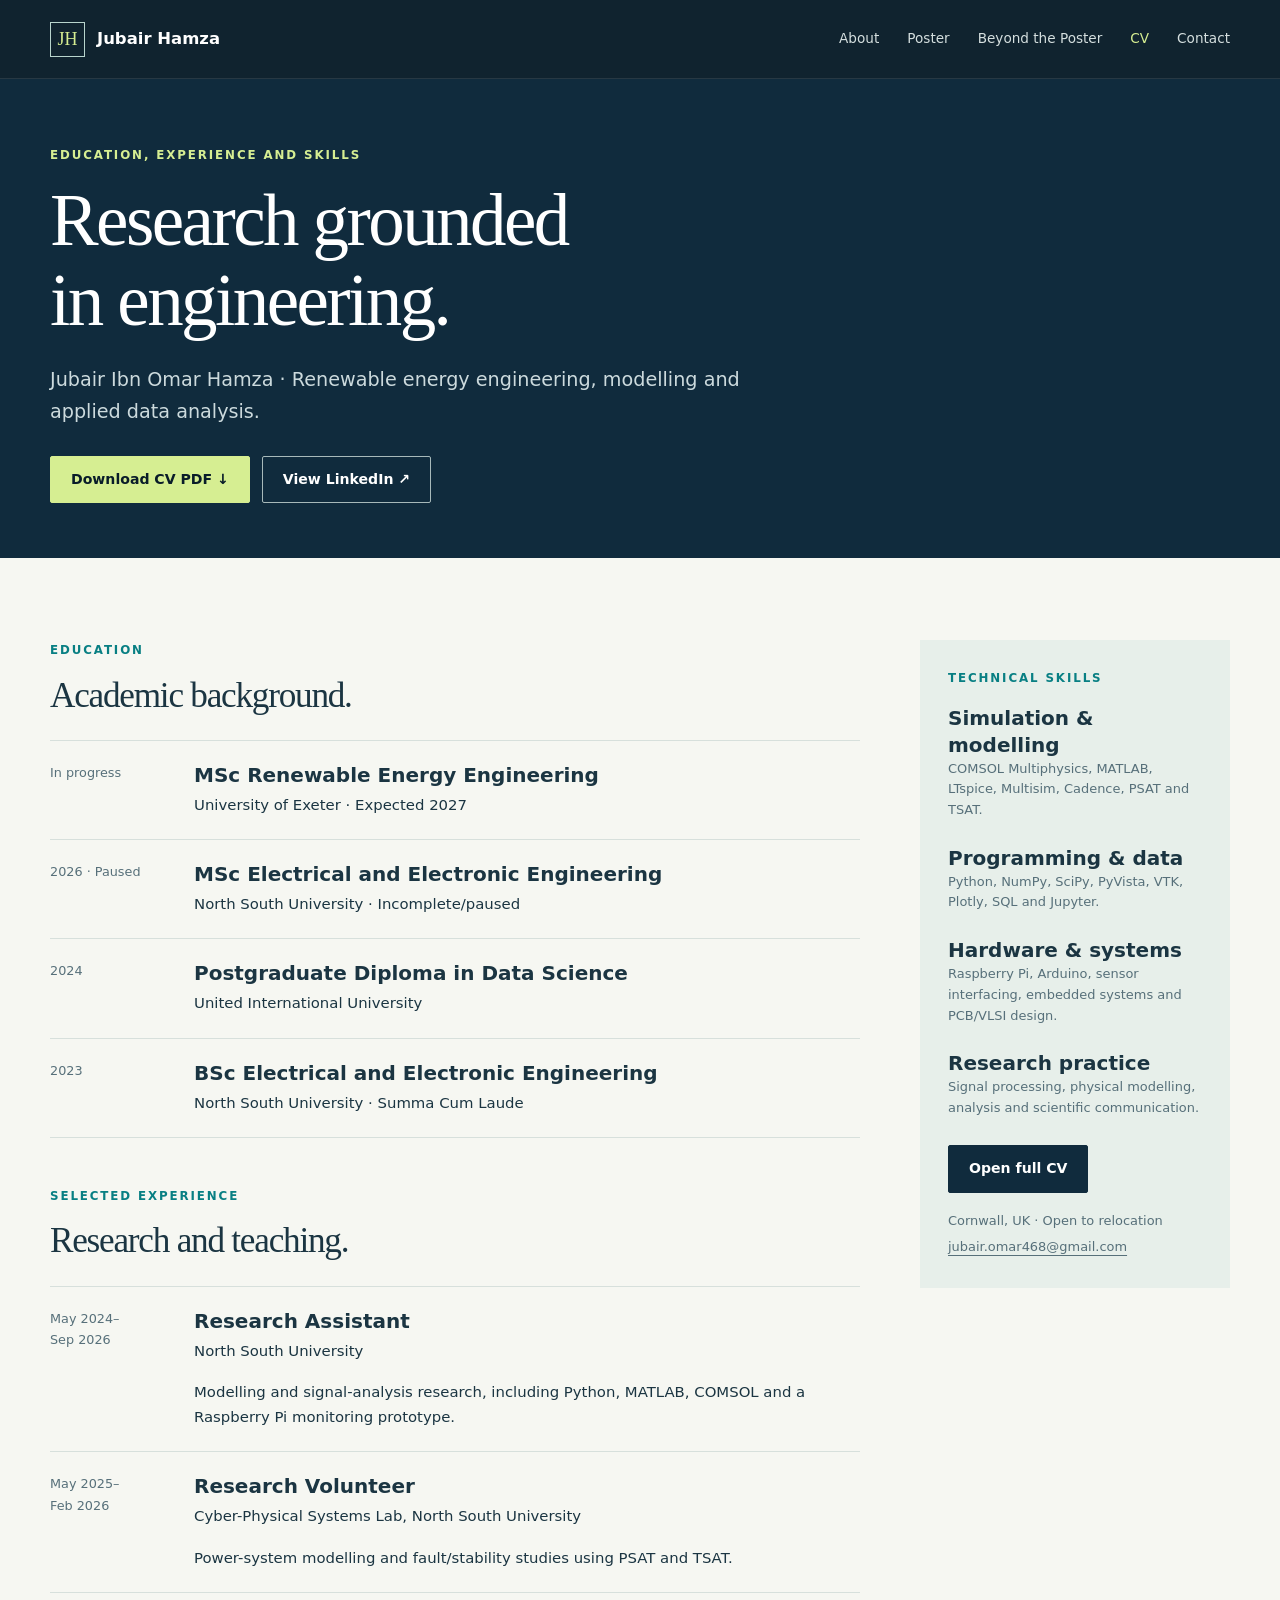
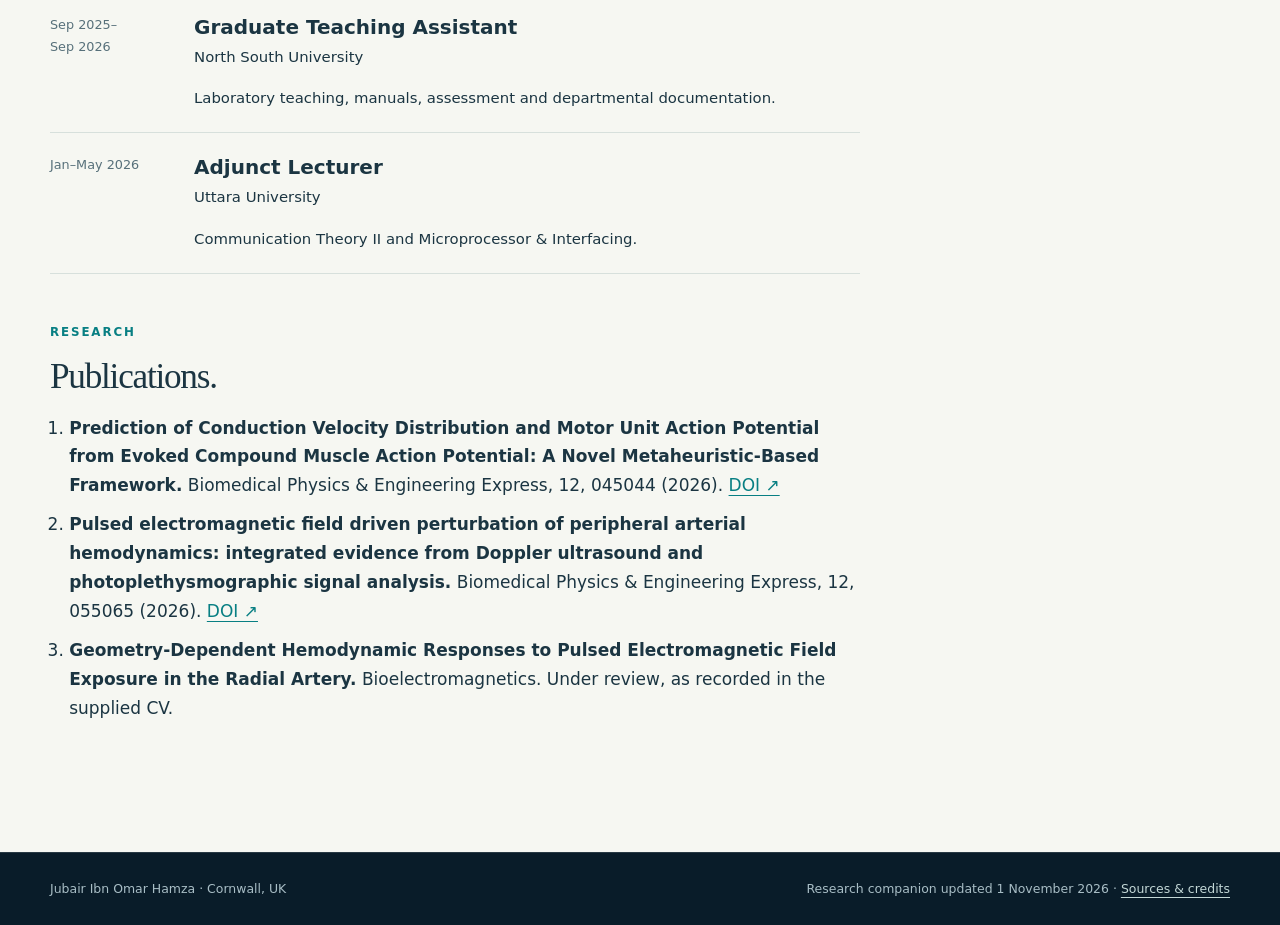
<file: cv/index.html>
<!doctype html><html lang="en-GB"><head><meta charset="utf-8"><meta name="viewport" content="width=device-width,initial-scale=1"><meta name="description" content="Jubair Hamza’s renewable energy engineering portfolio, Mutriku wave power poster and research companion."><meta name="theme-color" content="#102b3d"><title>Curriculum vitae | Jubair Hamza</title><link rel="icon" href="../assets/favicon.svg" type="image/svg+xml"><link rel="stylesheet" href="../assets/style.css"><script defer src="../assets/config.js"></script><script defer src="../assets/qrcodegen.js"></script><script defer src="../assets/site.js"></script></head><body><a class="skip" href="#main">Skip to content</a><header class="nav"><div class="wrap"><a class="brand" href="../index.html"><span class="brand-mark" aria-hidden="true">JH</span>Jubair Hamza</a><button class="menu-btn" aria-expanded="false" aria-controls="main-navigation">Menu</button><nav class="nav-links" id="main-navigation" aria-label="Main navigation"><a href="../index.html">About</a><a href="../mutriku/index.html">Poster</a><a href="../beyond/index.html">Beyond the Poster</a><a href="../cv/index.html" aria-current="page">CV</a><a href="../index.html#contact">Contact</a></nav></div></header><main id="main"><section class="page-hero"><div class="wrap"><span class="eyebrow">Education, experience and skills</span><h1>Research grounded<br>in engineering.</h1><p class="lead">Jubair Ibn Omar Hamza · Renewable energy engineering, modelling and applied data analysis.</p><div class="buttons"><a class="btn light" href="../downloads/Jubair_Hamza_CV.pdf" download>Download CV PDF ↓</a><a class="btn outline" href="https://www.linkedin.com/in/jubair-hamza/" target="_blank" rel="noopener noreferrer">View LinkedIn ↗</a></div></div></section><section class="section"><div class="wrap cv-layout"><div><section class="cv-section"><span class="eyebrow">Education</span><h2>Academic background.</h2><div class="list-rows"><div class="list-row"><span class="date">In progress</span><div><h3>MSc Renewable Energy Engineering</h3><p>University of Exeter · Expected 2027</p></div></div><div class="list-row"><span class="date">2026 · Paused</span><div><h3>MSc Electrical and Electronic Engineering</h3><p>North South University · Incomplete/paused</p></div></div><div class="list-row"><span class="date">2024</span><div><h3>Postgraduate Diploma in Data Science</h3><p>United International University</p></div></div><div class="list-row"><span class="date">2023</span><div><h3>BSc Electrical and Electronic Engineering</h3><p>North South University · Summa Cum Laude</p></div></div></div></section><section class="cv-section"><span class="eyebrow">Selected experience</span><h2>Research and teaching.</h2><div class="list-rows"><div class="list-row"><span class="date">May 2024–<br>Sep 2026</span><div><h3>Research Assistant</h3><p>North South University</p><p>Modelling and signal-analysis research, including Python, MATLAB, COMSOL and a Raspberry Pi monitoring prototype.</p></div></div><div class="list-row"><span class="date">May 2025–<br>Feb 2026</span><div><h3>Research Volunteer</h3><p>Cyber-Physical Systems Lab, North South University</p><p>Power-system modelling and fault/stability studies using PSAT and TSAT.</p></div></div><div class="list-row"><span class="date">Sep 2025–<br>Sep 2026</span><div><h3>Graduate Teaching Assistant</h3><p>North South University</p><p>Laboratory teaching, manuals, assessment and departmental documentation.</p></div></div><div class="list-row"><span class="date">Jan–May 2026</span><div><h3>Adjunct Lecturer</h3><p>Uttara University</p><p>Communication Theory II and Microprocessor &amp; Interfacing.</p></div></div></div></section><section class="cv-section"><span class="eyebrow">Research</span><h2>Publications.</h2><ol class="inline-list"><li><strong>Prediction of Conduction Velocity Distribution and Motor Unit Action Potential from Evoked Compound Muscle Action Potential: A Novel Metaheuristic-Based Framework.</strong> Biomedical Physics &amp; Engineering Express, 12, 045044 (2026). <a href="https://doi.org/10.1088/2057-1976/ae8af8" target="_blank" rel="noopener noreferrer">DOI ↗</a></li><li><strong>Pulsed electromagnetic field driven perturbation of peripheral arterial hemodynamics: integrated evidence from Doppler ultrasound and photoplethysmographic signal analysis.</strong> Biomedical Physics &amp; Engineering Express, 12, 055065 (2026). <a href="https://doi.org/10.1088/2057-1976/aeb382" target="_blank" rel="noopener noreferrer">DOI ↗</a></li><li><strong>Geometry-Dependent Hemodynamic Responses to Pulsed Electromagnetic Field Exposure in the Radial Artery.</strong> Bioelectromagnetics. Under review, as recorded in the supplied CV.</li></ol></section></div><aside class="cv-side"><span class="eyebrow">Technical skills</span><h3>Simulation &amp; modelling</h3><p class="small">COMSOL Multiphysics, MATLAB, LTspice, Multisim, Cadence, PSAT and TSAT.</p><h3 style="margin-top:24px">Programming &amp; data</h3><p class="small">Python, NumPy, SciPy, PyVista, VTK, Plotly, SQL and Jupyter.</p><h3 style="margin-top:24px">Hardware &amp; systems</h3><p class="small">Raspberry Pi, Arduino, sensor interfacing, embedded systems and PCB/VLSI design.</p><h3 style="margin-top:24px">Research practice</h3><p class="small">Signal processing, physical modelling, analysis and scientific communication.</p><a class="btn" style="margin-top:26px" href="../downloads/Jubair_Hamza_CV.pdf" target="_blank" rel="noopener noreferrer">Open full CV</a><p class="small" style="margin-top:18px">Cornwall, UK · Open to relocation</p><a href="mailto:jubair.omar468@gmail.com" class="small" style="overflow-wrap:anywhere">jubair.omar468@gmail.com</a></aside></div></section></main><footer class="footer"><div class="wrap"><span>Jubair Ibn Omar Hamza · Cornwall, UK</span><span>Research companion updated 1 November 2026 · <a href="../beyond/index.html#sources">Sources &amp; credits</a></span></div></footer></body></html>
</file>
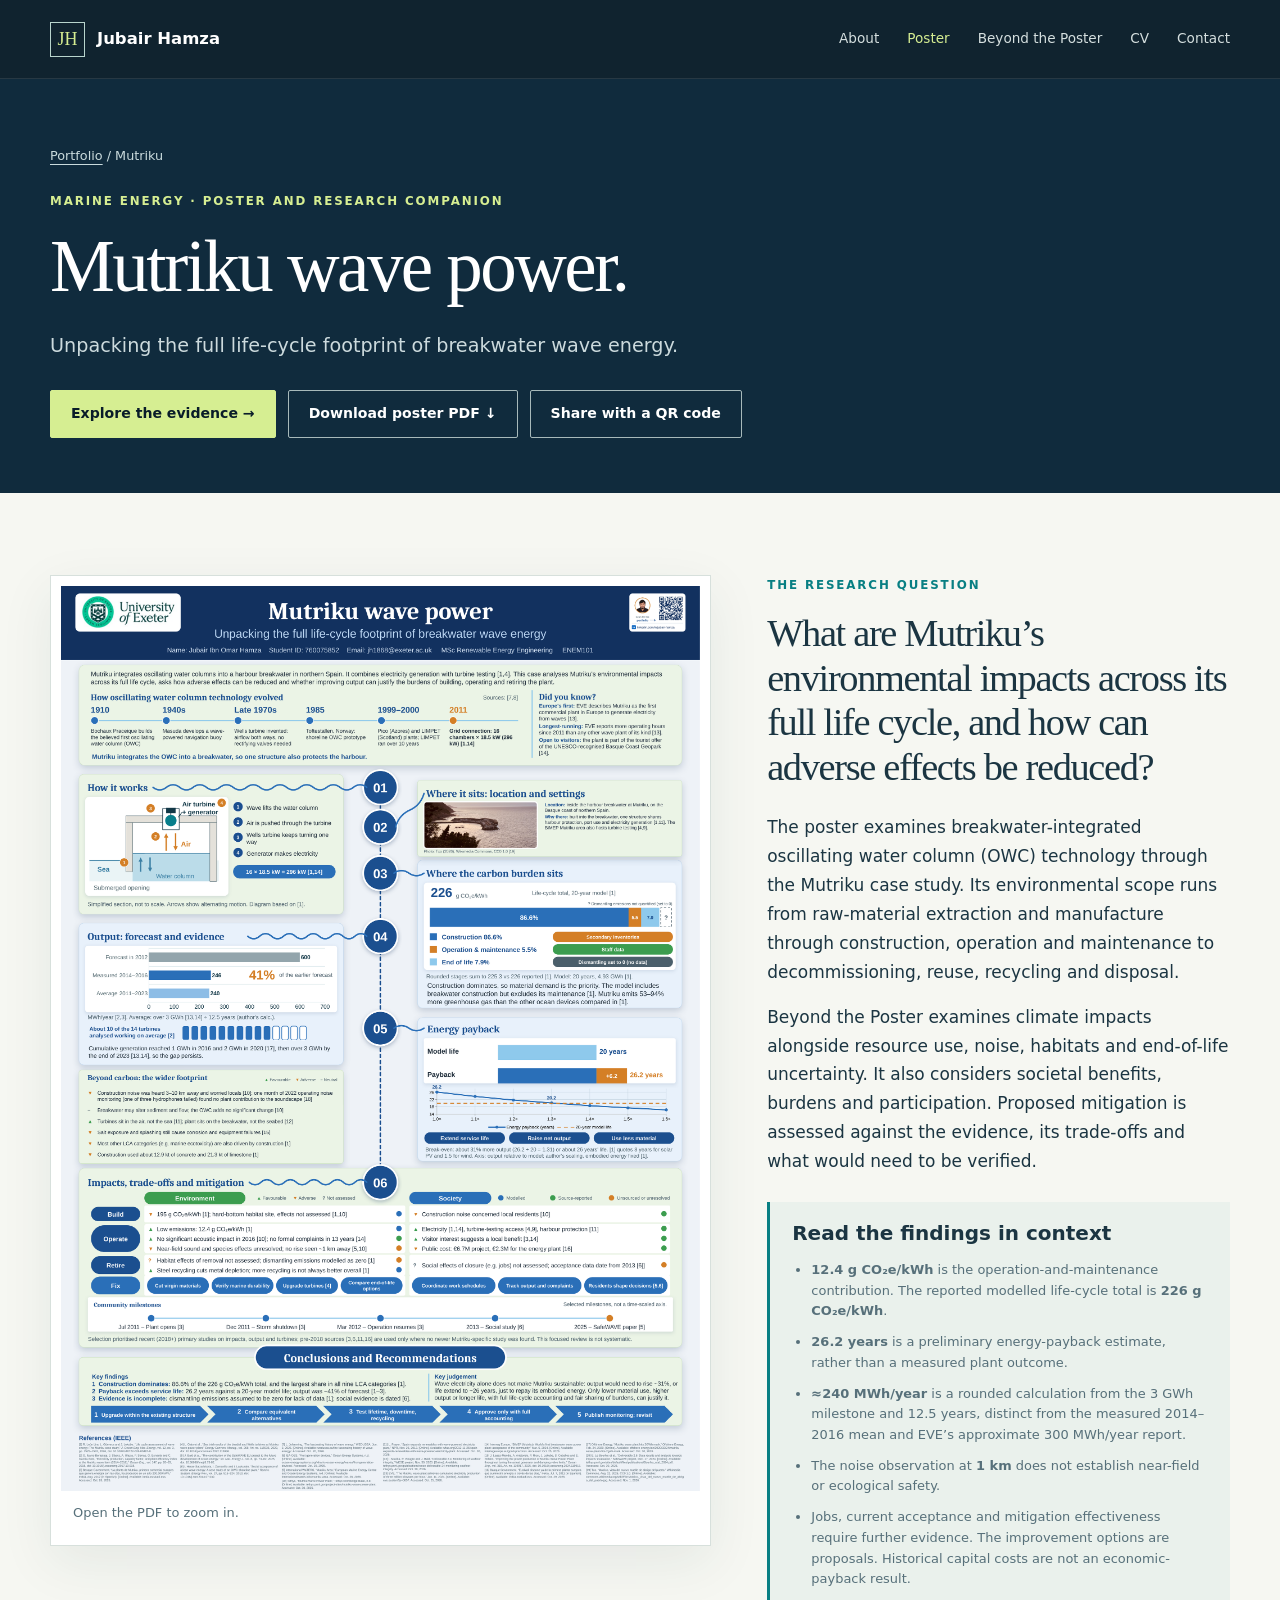
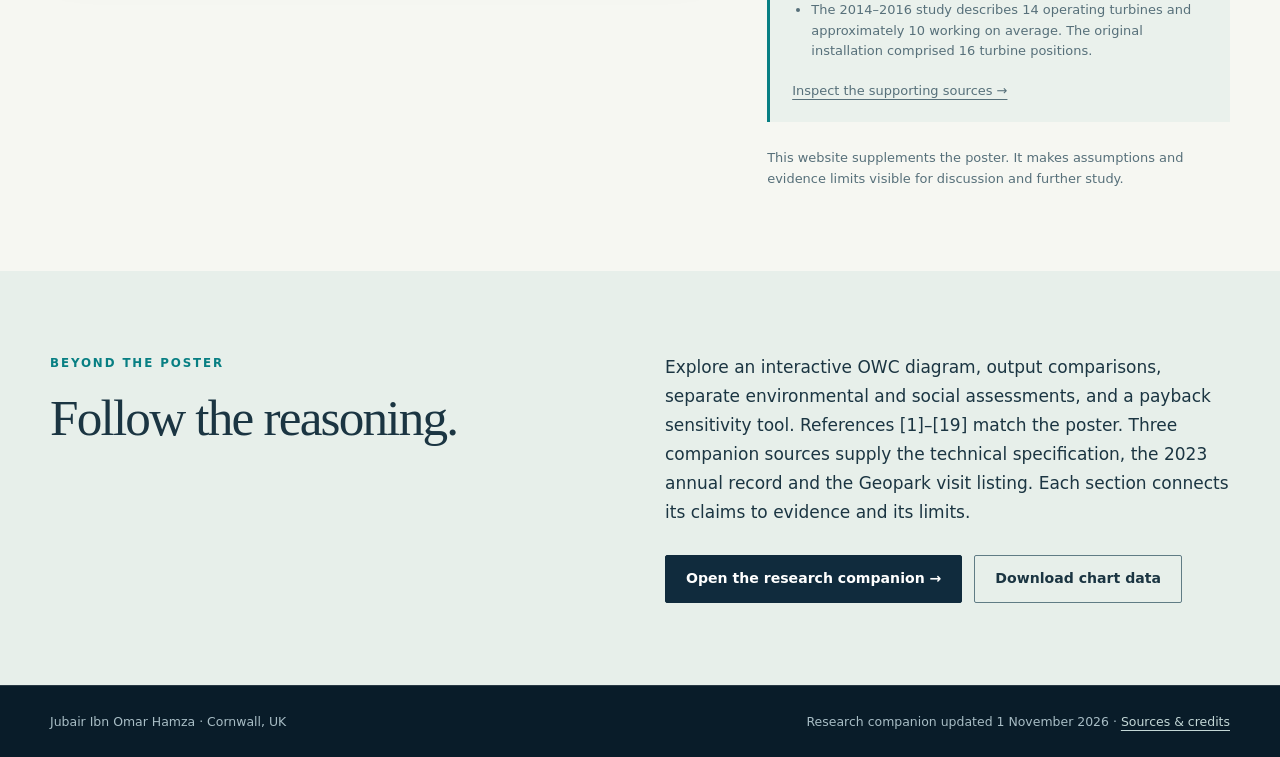
<file: mutriku/index.html>
<!doctype html><html lang="en-GB"><head><meta charset="utf-8"><meta name="viewport" content="width=device-width,initial-scale=1"><meta name="description" content="Jubair Hamza’s renewable energy engineering portfolio, Mutriku wave power poster and research companion."><meta name="theme-color" content="#102b3d"><title>Mutriku wave power | Jubair Hamza</title><link rel="icon" href="../assets/favicon.svg" type="image/svg+xml"><link rel="stylesheet" href="../assets/style.css"><script defer src="../assets/config.js"></script><script defer src="../assets/qrcodegen.js"></script><script defer src="../assets/site.js"></script></head><body><a class="skip" href="#main">Skip to content</a><header class="nav"><div class="wrap"><a class="brand" href="../index.html"><span class="brand-mark" aria-hidden="true">JH</span>Jubair Hamza</a><button class="menu-btn" aria-expanded="false" aria-controls="main-navigation">Menu</button><nav class="nav-links" id="main-navigation" aria-label="Main navigation"><a href="../index.html">About</a><a href="../mutriku/index.html" aria-current="page">Poster</a><a href="../beyond/index.html">Beyond the Poster</a><a href="../cv/index.html">CV</a><a href="../index.html#contact">Contact</a></nav></div></header><main id="main"><section class="page-hero"><div class="wrap"><p class="breadcrumbs"><a href="../index.html">Portfolio</a> / Mutriku</p><span class="eyebrow">Marine energy · Poster and research companion</span><h1>Mutriku wave power.</h1><p class="lead">Unpacking the full life-cycle footprint of breakwater wave energy.</p><div class="buttons"><a class="btn light" href="../beyond/index.html">Explore the evidence →</a><a class="btn outline" href="../downloads/Mutriku_Poster.pdf" download>Download poster PDF ↓</a><button class="btn outline" data-share>Share with a QR code</button></div></div></section><section class="section"><div class="wrap poster-layout"><figure class="poster-preview"><a href="../downloads/Mutriku_Poster.pdf" target="_blank" rel="noopener noreferrer" aria-label="Open the full-size poster PDF"><img src="../assets/poster-preview.png" alt="Mutriku poster showing the OWC mechanism, life-cycle carbon contributions, electricity output, payback and environmental and social impacts" width="1400" height="1982"></a><figcaption style="padding:12px">Open the PDF to zoom in.</figcaption></figure><div class="poster-aside"><span class="eyebrow">The research question</span><h2 class="research-question">What are Mutriku’s environmental impacts across its full life cycle, and how can adverse effects be reduced?</h2><p>The poster examines breakwater-integrated oscillating water column (OWC) technology through the Mutriku case study. Its environmental scope runs from raw-material extraction and manufacture through construction, operation and maintenance to decommissioning, reuse, recycling and disposal.</p><p>Beyond the Poster examines climate impacts alongside resource use, noise, habitats and end-of-life uncertainty. It also considers societal benefits, burdens and participation. Proposed mitigation is assessed against the evidence, its trade-offs and what would need to be verified.</p><div class="notes"><h3>Read the findings in context</h3><ul class="inline-list small"><li><strong>12.4 g CO₂e/kWh</strong> is the operation-and-maintenance contribution. The reported modelled life-cycle total is <strong>226 g CO₂e/kWh</strong>.</li><li><strong>26.2 years</strong> is a preliminary energy-payback estimate, rather than a measured plant outcome.</li><li><strong>≈240 MWh/year</strong> is a rounded calculation from the 3 GWh milestone and 12.5 years, distinct from the measured 2014–2016 mean and EVE’s approximate 300 MWh/year report.</li><li>The noise observation at <strong>1 km</strong> does not establish near-field or ecological safety.</li><li>Jobs, current acceptance and mitigation effectiveness require further evidence. The improvement options are proposals. Historical capital costs are not an economic-payback result.</li><li>The 2014–2016 study describes 14 operating turbines and approximately 10 working on average. The original installation comprised 16 turbine positions.</li></ul><a href="../beyond/index.html#sources" class="small">Inspect the supporting sources →</a></div><p class="small">This website supplements the poster. It makes assumptions and evidence limits visible for discussion and further study.</p></div></div></section><section class="section soft"><div class="wrap two-col"><div><span class="eyebrow">Beyond the Poster</span><h2>Follow the reasoning.</h2></div><div><p>Explore an interactive OWC diagram, output comparisons, separate environmental and social assessments, and a payback sensitivity tool. References [1]–[19] match the poster. Three companion sources supply the technical specification, the 2023 annual record and the Geopark visit listing. Each section connects its claims to evidence and its limits.</p><div class="buttons"><a class="btn" href="../beyond/index.html">Open the research companion →</a><a class="btn outline" href="../downloads/analysis-data.csv" download>Download chart data</a></div></div></div></section></main><dialog class="share-dialog" id="share-dialog" aria-labelledby="share-title"><button class="close" id="close-share" aria-label="Close sharing dialog">Close</button><h2 id="share-title">Share the project.</h2><p class="small">Create a QR code for the public project page. The address is encoded directly, without a paid redirect service.</p><form id="qr-form"><label for="qr-url">Public project URL</label><input id="qr-url" type="url" placeholder="https://your-username.github.io/your-repository/mutriku/" required><button class="btn" type="submit">Generate QR code</button></form><p id="qr-error" class="qr-error" role="alert"></p><div id="qr-preview" class="qr-preview"></div><p id="qr-target" class="small" style="overflow-wrap:anywhere"></p><div id="qr-actions" class="qr-actions" hidden><button class="btn ghost" id="download-svg">Download SVG</button><button class="btn ghost" id="download-png">Download PNG</button></div><p class="small" style="margin-top:18px">Keep the destination address unchanged. Test the code on the printed poster before sharing.</p></dialog><footer class="footer"><div class="wrap"><span>Jubair Ibn Omar Hamza · Cornwall, UK</span><span>Research companion updated 1 November 2026 · <a href="../beyond/index.html#sources">Sources &amp; credits</a></span></div></footer></body></html>
</file>
<file: assets/style.css>
@charset "UTF-8";
[hidden]{display:none!important}
img{height:auto}
:root{--navy:#102b3d;--deep:#091c29;--ink:#1b3542;--muted:#57707a;--paper:#f6f7f2;--white:#fff;--line:#d7e0dc;--lime:#d6ee92;--teal:#087f83;--amber:#ac5c18;--soft:#e7efea;--max:1180px}
*{box-sizing:border-box}html{scroll-behavior:smooth;scroll-padding-top:100px}body{margin:0;color:var(--ink);background:var(--paper);font:17px/1.7 system-ui,-apple-system,BlinkMacSystemFont,"Segoe UI",sans-serif}a{color:var(--teal);text-underline-offset:4px}a:hover{text-decoration-thickness:2px}button,input,select{font:inherit}button,a,input,summary{touch-action:manipulation}:focus-visible{outline:3px solid #e08732;outline-offset:5px}img,svg{max-width:100%}img{display:block}button{cursor:pointer}h1,h2,h3,h4,p,figure{margin:0}h1,h2{font-family:Georgia,"Times New Roman",serif;font-weight:400;line-height:1.09;letter-spacing:-.035em}h1{font-size:clamp(3.1rem,6.5vw,5.4rem)}h2{font-size:clamp(2.15rem,4vw,3.5rem)}h3{font-size:1.25rem;line-height:1.35}p+p{margin-top:1rem}.wrap{width:min(var(--max),calc(100% - 64px));margin-inline:auto}.narrow{max-width:790px}.eyebrow{display:block;font-size:.74rem;font-weight:700;letter-spacing:.16em;text-transform:uppercase;color:var(--teal);margin-bottom:16px}.small,figcaption{font-size:.81rem;line-height:1.6;color:var(--muted)}.lead{font-size:1.2rem;line-height:1.65;max-width:700px}.muted{color:var(--muted)}.skip{position:fixed;z-index:100;left:14px;top:-100px;background:white;padding:10px}.skip:focus{top:10px}.nav{position:sticky;top:0;z-index:30;background:rgba(9,28,41,.97);color:white;border-bottom:1px solid #ffffff19}.nav .wrap{height:78px;display:flex;align-items:center;justify-content:space-between;gap:20px}.brand{color:white;text-decoration:none;font-size:1.03rem;font-weight:650;display:flex;align-items:center;gap:12px}.brand-mark{border:1px solid #b8d4cd;width:35px;height:35px;display:grid;place-items:center;font:18px Georgia,serif;color:var(--lime)}.nav-links{display:flex;gap:28px;align-items:center}.nav-links a{font-size:.85rem;color:#d5dfdf;text-decoration:none}.nav-links a[aria-current=page],.nav-links a:hover{color:var(--lime)}.menu-btn{display:none;border:1px solid #627580;background:transparent;color:white;padding:6px 12px}.hero{background:var(--navy);color:white;overflow:hidden}.hero .eyebrow{color:var(--lime)}.hero .lead,.hero .small{color:#c7d7da}.hero a:not(.btn){color:var(--lime)}.hero-grid{display:grid;grid-template-columns:1.03fr 1fr;align-items:center;gap:60px;padding-block:76px 70px}.hero h1{margin-bottom:25px}.hero-art{position:relative;min-width:0}.hero-photo{aspect-ratio:1.04;object-fit:cover;border-radius:180px 180px 5px 5px;object-position:38% 50%;width:100%}.image-label{position:absolute;bottom:24px;left:-24px;right:24px;background:var(--lime);padding:20px 26px;color:var(--deep);box-shadow:0 15px 50px #071a2433}.image-label strong{display:block;font:29px/1.2 Georgia,serif;letter-spacing:-.02em}.image-label span{font-size:.76rem}.buttons{display:flex;flex-wrap:wrap;gap:12px;margin-top:28px}.btn{display:inline-flex;align-items:center;justify-content:center;gap:14px;min-height:46px;padding:11px 20px;border:1px solid var(--navy);background:var(--navy);color:white;text-decoration:none;font-size:.88rem;font-weight:650;border-radius:2px}.btn:hover{background:#20475a;text-decoration:none}.btn.light{background:var(--lime);border-color:var(--lime);color:var(--deep)}/* Outlined actions keep readable text on both light and dark sections. */
.btn.outline{background:transparent;color:var(--ink);border-color:#607c85}
.btn.outline:hover,.btn.outline:focus-visible{background:var(--navy);color:var(--white);border-color:var(--navy)}
:is(.hero,.page-hero,.calculator,.contact-section) .btn.outline{color:var(--white);border-color:#a7b9ba}
:is(.hero,.page-hero,.calculator,.contact-section) .btn.outline:hover,
:is(.hero,.page-hero,.calculator,.contact-section) .btn.outline:focus-visible{background:#20475a;color:var(--white);border-color:var(--lime)}
.btn.ghost{background:white;color:var(--ink);border-color:var(--line)}.section{padding-block:82px}.section-head{display:flex;justify-content:space-between;gap:40px;align-items:flex-end;margin-bottom:34px}.section-head p{max-width:420px}.white{background:white}.soft{background:var(--soft)}.two-col{display:grid;grid-template-columns:1fr 1fr;gap:50px;align-items:start}.three-col{display:grid;grid-template-columns:repeat(3,1fr);gap:30px}.bio p{max-width:650px}.skill-list{display:flex;flex-wrap:wrap;gap:9px;padding:0;list-style:none;margin:22px 0}.skill-list li{font-size:.8rem;padding:6px 12px;background:#e6eeeb;border:1px solid #d8e2de}.project-feature{display:grid;grid-template-columns:1.1fr 1fr;gap:48px;align-items:center}.project-feature img{aspect-ratio:1.4;object-fit:cover}.metric-strip{display:grid;grid-template-columns:repeat(3,1fr);border-top:1px solid var(--line);border-bottom:1px solid var(--line);margin-top:30px}.metric{padding:20px 22px 20px 0}.metric+.metric{padding-left:22px;border-left:1px solid var(--line)}.metric strong{font-family:Georgia,serif;font-size:2.1rem;font-weight:400;display:block;line-height:1.15}.metric span{display:block;font-size:.77rem;margin-top:7px;color:var(--muted)}.list-rows{border-top:1px solid var(--line);margin-top:25px}.list-row{display:grid;grid-template-columns:120px 1fr;gap:24px;padding:21px 0;border-bottom:1px solid var(--line)}.list-row .date{font-size:.8rem;color:var(--muted)}.list-row h3{margin-bottom:4px}.list-row p{font-size:.93rem}.contact-section{background:var(--deep);color:white}.contact-section h2{max-width:650px}.contact-section a{color:var(--lime)}.contact-section .eyebrow{color:#95c7c7}.footer{background:var(--deep);color:#a8bdc5;border-top:1px solid #ffffff20;padding:25px 0;font-size:.78rem}.footer .wrap{display:flex;justify-content:space-between;gap:25px;flex-wrap:wrap}.footer a{color:#c3d7d6}.page-hero{padding:66px 0 55px;background:var(--navy);color:white}.page-hero .eyebrow{color:var(--lime)}.page-hero h1{font-size:clamp(3rem,5.7vw,4.8rem);max-width:950px;margin-bottom:24px}.page-hero .lead{color:#ccdadd}.breadcrumbs{font-size:.8rem;color:#cadbdd;margin-bottom:24px}.breadcrumbs a{color:#cadbdd}.wide-photo{max-height:460px;width:100%;object-fit:cover}.photo-credit{padding:10px 0}.poster-layout{display:grid;grid-template-columns:minmax(0,1fr) minmax(300px,.7fr);gap:56px;align-items:start}.poster-preview{background:#fff;padding:10px;border:1px solid var(--line);box-shadow:0 16px 50px #193c4414}.poster-preview img{width:100%;height:auto}.poster-aside{position:sticky;top:108px}.poster-aside h2{font-size:2.7rem;margin-bottom:24px}.notes{border-left:3px solid var(--teal);padding:18px 22px;background:#eaf1ec;margin:26px 0}.notes p{font-size:.93rem}.notes h3{margin-bottom:12px}.inline-list{padding-left:1.2rem}.inline-list li+li{margin-top:10px}.cite{font-size:.76rem;white-space:nowrap;font-weight:650;text-decoration:none;margin-left:3px}.research-layout{display:grid;grid-template-columns:190px minmax(0,1fr);gap:52px;align-items:start}.toc{position:sticky;top:110px;padding-top:34px}.toc p{font-size:.7rem;letter-spacing:.12em;text-transform:uppercase;font-weight:700;margin-bottom:12px}.toc a{display:block;padding:7px 0;color:var(--muted);text-decoration:none;font-size:.79rem;line-height:1.5}.toc a:hover{color:var(--teal)}.research-section{padding:58px 0;border-bottom:1px solid var(--line);scroll-margin-top:82px}.research-section h2{font-size:clamp(2rem,3.5vw,3rem);margin-bottom:22px}.research-section h3{margin:26px 0 12px}.research-section .two-col{gap:30px}.research-section p{max-width:800px}.figure{margin-top:28px;padding:26px;background:white;border:1px solid var(--line)}.figure figcaption{margin-top:14px}.figure svg{width:100%;height:auto;display:block}.figure svg text{font-family:system-ui,sans-serif;fill:var(--ink)}.figure-title{font-weight:650;font-size:1rem;display:block;margin-bottom:14px}.controls{display:flex;gap:9px;flex-wrap:wrap;margin:16px 0}.seg-btn{border:1px solid #9ab3b5;border-radius:2px;background:white;color:var(--ink);padding:8px 14px;font-size:.8rem}.seg-btn[aria-pressed=true]{background:var(--navy);color:white;border-color:var(--navy)}.diagram-phase{min-height:70px;margin-top:12px;font-size:.9rem}.phase-b .water-rise{transform:translateY(38px)}.water-rise{transition:transform .6s}.air-flow{transition:transform .5s;transform-origin:560px 185px}.phase-b .air-flow{transform:rotate(180deg)}.rotor{transform-origin:525px 74px;animation:rotate 4s linear infinite}@keyframes rotate{to{transform:rotate(360deg)}}.measure{display:flex;align-items:baseline;gap:10px;margin:14px 0}.measure strong{font:3.1rem Georgia,serif}.measure span{font-size:.85rem}.formula{font-family:ui-monospace,monospace;background:#e9efec;padding:16px;font-size:.86rem;overflow-wrap:anywhere;margin:18px 0}.table-wrap{overflow:auto;margin:24px 0}table{border-collapse:collapse;width:100%;font-size:.83rem}th{text-align:left;background:var(--navy);color:white;font-weight:600}th,td{padding:14px 16px;border-bottom:1px solid var(--line);vertical-align:top}tbody tr:nth-child(even){background:#edf2ee}td:first-child{font-weight:600}caption{text-align:left;font-size:.8rem;color:var(--muted);padding-bottom:10px}.calculator{padding:28px;background:var(--navy);color:white;margin-top:26px}.calculator h3{color:white;margin-top:0}.calc-controls{display:grid;grid-template-columns:repeat(3,1fr);gap:22px;margin-bottom:20px}.calc-controls label{font-size:.78rem;line-height:1.5;display:block}.calc-controls output{display:block;font-size:1.5rem;color:var(--lime);margin:5px 0}.calc-controls input{width:100%;accent-color:var(--lime)}.calc-result{border-top:1px solid #ffffff33;padding-top:20px;display:grid;grid-template-columns:1fr 1fr;gap:20px}.calc-result strong{font:2.4rem Georgia,serif;color:var(--lime)}.calculator .small{color:#c2d6db}.calculator .figure{margin-top:20px;color:var(--ink)}.calc-result p{font-size:.9rem}.impact-grid{display:grid;grid-template-columns:1fr 1fr;gap:22px;margin-top:24px}.impact-group{background:white;border:1px solid var(--line);padding:24px}.impact-group h3{margin-top:0}.impact-item{border-top:1px solid var(--line);padding:17px 0}.impact-item strong{display:block;font-size:.9rem}.impact-item p{font-size:.85rem;margin-top:7px}.status{font-size:.65rem;font-weight:700;letter-spacing:.05em;text-transform:uppercase;padding:3px 7px;background:#e8edee;display:inline-block;color:#425861}.status.potential{background:#fff0d9;color:#835321}.status.proposed{background:#e2eee3;color:#386b49}.status.measured{background:#e1eeee;color:#186a72}.status.modelled{background:#e5e8f1;color:#3e4c7a}.impact-group[hidden]{display:none}.impact-grid:has(.impact-group[hidden]){grid-template-columns:1fr}.roadmap{display:grid;grid-template-columns:repeat(4,1fr);gap:16px;margin-top:28px}.roadmap div{border-top:3px solid var(--teal);padding-top:15px}.roadmap b{font-family:Georgia,serif;font-size:1.9rem;font-weight:400;color:var(--teal)}.roadmap h3{font-size:.94rem;margin:8px 0}.roadmap p{font-size:.82rem}.reference{padding:18px 0;border-bottom:1px solid var(--line);font-size:.83rem;overflow-wrap:anywhere}.reference strong{display:block;margin-bottom:5px}.reference p{margin-top:5px}.reference:target{background:#e8efd9;outline:8px solid #e8efd9}.evidence-details{border-top:1px solid var(--line);padding:16px 0}.evidence-details summary{cursor:pointer;font-weight:600}.evidence-details p{padding-top:12px;font-size:.9rem}.callout{background:var(--lime);padding:30px;margin:30px 0;color:var(--deep)}.callout h3{margin-top:0}.callout p{font-size:1rem}.cv-layout{display:grid;grid-template-columns:1fr 310px;gap:60px;align-items:start}.cv-side{background:var(--soft);padding:28px;position:sticky;top:110px}.cv-section{margin-bottom:48px}.cv-section h2{font-size:2.2rem}.cv-section ul{padding-left:20px}.cv-section li{margin-bottom:10px}.contact-links{display:flex;gap:20px;flex-wrap:wrap;margin-top:20px}.contact-links a{font-size:1.06rem}.share-dialog{max-width:560px;width:calc(100% - 32px);padding:32px;border:1px solid var(--line);color:var(--ink);background:var(--paper)}.share-dialog::backdrop{background:#071b2bd9}.share-dialog h2{font-size:2rem;margin:10px 0 18px}.share-dialog .close{float:right;border:1px solid var(--line);background:white;padding:5px 12px}.share-dialog label{font-size:.82rem;display:block}.share-dialog input{width:100%;padding:10px;border:1px solid #96afb6;margin:8px 0}.qr-preview{display:flex;justify-content:center;margin-top:20px}.qr-preview svg{width:210px;height:210px;background:white}.qr-actions{display:flex;gap:12px;flex-wrap:wrap;margin-top:18px}.qr-error{color:#a33c25;font-size:.85rem;margin-top:12px}.hidden{display:none!important}.sr-only{position:absolute;width:1px;height:1px;overflow:hidden;clip-path:inset(50%);white-space:nowrap}.numbered{font-size:13px;letter-spacing:.14em;color:var(--teal);font-weight:700;margin-bottom:12px;display:block}.block-link{display:block;margin-top:20px}.sources-link{font-size:.8rem}.page-bottom{padding-bottom:65px}
@media(max-width:1000px){.nav-links{gap:16px}.hero-grid{gap:30px}.research-layout{grid-template-columns:150px minmax(0,1fr);gap:30px}.poster-layout{gap:30px}.roadmap{grid-template-columns:1fr 1fr}.calc-controls{gap:12px}.cv-layout{grid-template-columns:1fr 260px;gap:30px}}
@media(max-width:760px){body{font-size:16px}.wrap{width:calc(100% - 36px)}.nav .wrap{height:66px}.menu-btn{display:block}.nav-links{display:none;position:absolute;top:66px;left:0;right:0;background:var(--deep);padding:18px 24px;flex-direction:column;align-items:flex-start;gap:20px}.nav-links.open{display:flex}.hero-grid,.project-feature,.two-col,.poster-layout,.cv-layout{grid-template-columns:1fr}.hero-grid{padding-block:42px 45px;gap:35px}.hero-photo{aspect-ratio:1.5;border-radius:90px 90px 3px 3px}.image-label{left:12px;right:12px;bottom:12px;padding:14px 18px}.image-label strong{font-size:25px}.hero h1{font-size:3.3rem}.section{padding-block:54px}.section-head{display:block}.section-head p{margin-top:18px}.three-col{grid-template-columns:1fr}.project-feature{gap:28px}.research-layout{display:block}.toc{position:static;display:flex;flex-wrap:wrap;gap:4px 17px;padding:25px 0 15px;border-bottom:1px solid var(--line)}.toc p{width:100%;margin-bottom:0}.toc a{font-size:.75rem}.research-section{padding-block:40px}.figure{padding:15px}.figure svg{min-width:0}.poster-aside,.cv-side{position:static}.poster-aside{order:-1}.poster-preview{max-width:550px;margin:auto}.impact-grid{grid-template-columns:1fr}.calc-controls{grid-template-columns:1fr}.calc-controls label{display:grid;grid-template-columns:1fr auto;gap:0 12px}.calc-controls input{grid-column:1/-1}.calc-controls output{font-size:1.2rem}.calculator{padding:20px}.calc-result{grid-template-columns:1fr}.list-row{grid-template-columns:1fr;gap:5px}.metric strong{font-size:1.8rem}.metric{padding-right:10px}.metric+.metric{padding-left:12px}.page-hero{padding:42px 0}.page-hero h1{font-size:3.1rem}.footer .wrap{gap:12px}.table-wrap{margin-inline:-4px}th,td{padding:11px 12px;min-width:130px}.roadmap{gap:24px}.share-dialog{padding:22px}.contact-links{flex-direction:column;gap:10px}.photo-credit{font-size:.72rem}.research-section h2{font-size:2.35rem}}
@media(prefers-reduced-motion:reduce){html{scroll-behavior:auto}*,*::before,*::after{animation:none!important;transition:none!important}}
@media print{.nav,.toc,.footer,.buttons,.controls,.share-dialog,.menu-btn{display:none!important}.hero,.page-hero,.calculator{background:white;color:#000}.hero .lead,.page-hero .lead,.calculator .small{color:#333}.wrap{width:100%}.research-layout,.poster-layout{display:block}.research-section{break-inside:auto}.figure,.impact-group{break-inside:avoid}.page-hero{padding:10px 0}.section{padding:25px 0}body{font-size:11pt}.hero-art{max-height:300px;overflow:hidden}a{color:#000}.rotor{animation:none}}

.poster-aside .research-question{font-size:clamp(1.8rem,3.1vw,2.4rem);line-height:1.16}
</file>
